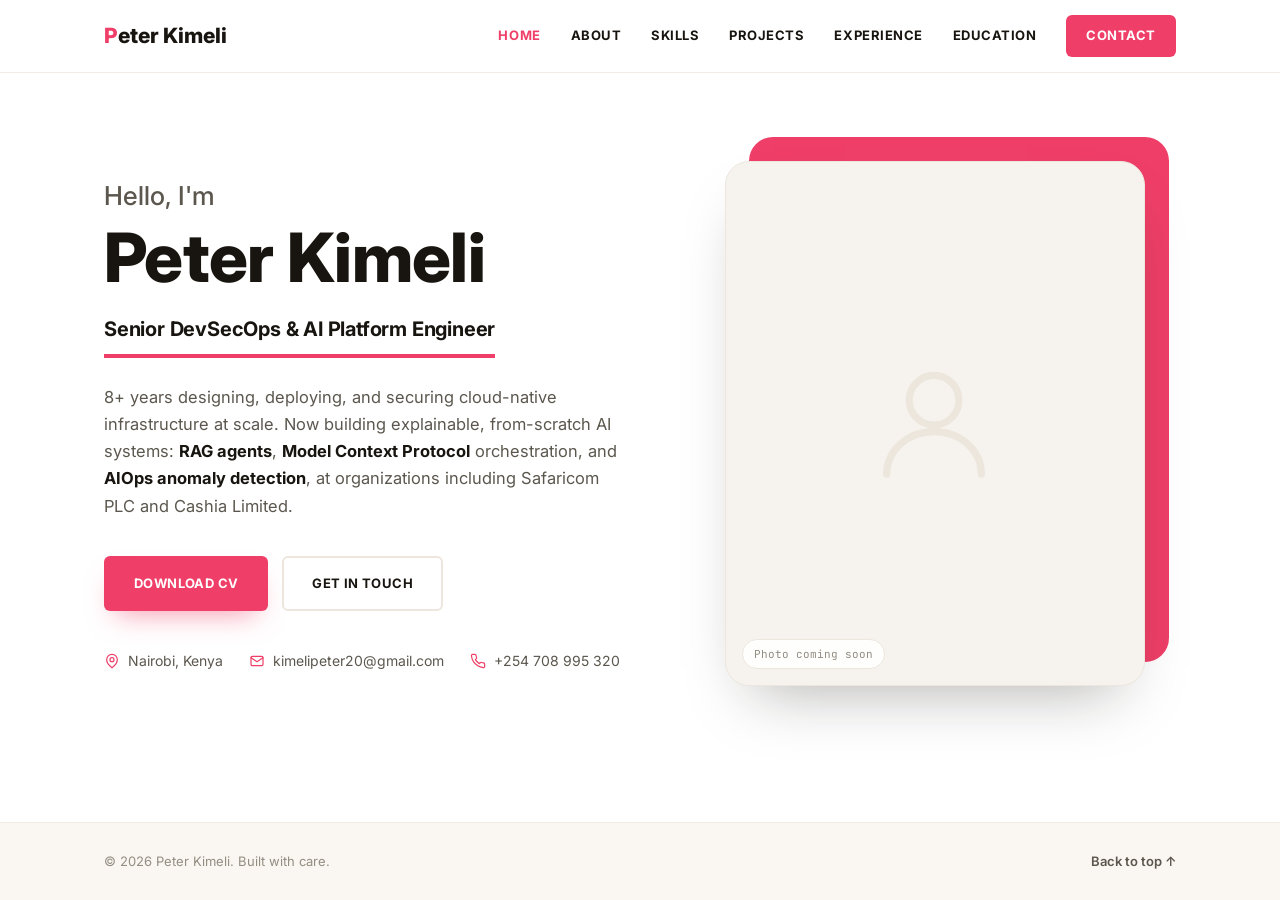
<file: index.html>
<!DOCTYPE html>
<html lang="en">
<head>
<meta charset="UTF-8">
<meta name="viewport" content="width=device-width, initial-scale=1.0">
<title>Peter Kimeli · Senior DevSecOps & AI Platform Engineer</title>
<meta name="description" content="Peter Kimeli · Senior DevSecOps & AI Platform Engineer. Kubernetes, Terraform, observability, and explainable AI/ML systems (RAG, MCP, AIOps) at scale.">
<link rel="icon" href="data:image/svg+xml,<svg xmlns=%22http://www.w3.org/2000/svg%22 viewBox=%220 0 100 100%22><rect width=%22100%22 height=%22100%22 rx=%2222%22 fill=%22%23ffffff%22/><text x=%2250%22 y=%2260%22 font-family=%22Arial,sans-serif%22 font-weight=%22800%22 font-size=%2244%22 fill=%22%23ef3f68%22 text-anchor=%22middle%22>PK</text></svg>">
<link rel="preconnect" href="https://fonts.googleapis.com">
<link rel="preconnect" href="https://fonts.gstatic.com" crossorigin>
<link href="https://fonts.googleapis.com/css2?family=Inter:wght@400;500;600;700;800&family=JetBrains+Mono:wght@400;500;600&display=swap" rel="stylesheet">
<link rel="stylesheet" href="/css/style.css">
</head>
<body>

<a class="skip-link" href="#main">Skip to content</a>
<header class="site-header" id="top">
  <div class="container header-inner">
    <a href="/" class="brand"><span class="brand-name">Peter Kimeli</span></a>
    <nav class="nav" id="nav">
      <a href="/" class="is-active">Home</a>
      <a href="/about/">About</a>
      <a href="/skills/">Skills</a>
      <a href="/projects/">Projects</a>
      <a href="/experience/">Experience</a>
      <a href="/education/">Education</a>
      <a href="/contact/" class="nav-cta">Contact</a>
    </nav>
    <button class="nav-toggle" id="navToggle" aria-label="Toggle navigation" aria-expanded="false">
      <span></span><span></span><span></span>
    </button>
  </div>
</header>

<main id="main">

  <!-- HERO -->
  <section class="hero">
    <div class="container hero-grid">
      <div class="hero-copy">
        <p class="hero-greeting">Hello, I'm</p>
        <h1>Peter Kimeli</h1>
        <h2 class="hero-title">Senior DevSecOps &amp; AI Platform Engineer</h2>
        <p class="hero-desc">8+ years designing, deploying, and securing cloud-native infrastructure at scale. Now building explainable,
          from-scratch AI systems: <span class="hl">RAG agents</span>, <span class="hl">Model Context Protocol</span> orchestration,
          and <span class="hl">AIOps anomaly detection</span>, at organizations including Safaricom PLC and Cashia Limited.</p>
        <div class="hero-actions">
          <a href="/cv.pdf" download="Peter_Kimeli_CV.pdf" class="btn btn-primary">Download CV</a>
          <a href="/contact/" class="btn btn-ghost">Get in touch</a>
        </div>
        <ul class="hero-meta">
          <li>
            <svg class="icon" viewBox="0 0 24 24" fill="none" stroke="currentColor" stroke-width="1.8" stroke-linecap="round" stroke-linejoin="round" aria-hidden="true"><path d="M20 10c0 6-8 12-8 12s-8-6-8-12a8 8 0 0 1 16 0Z"/><circle cx="12" cy="10" r="3"/></svg>
            Nairobi, Kenya
          </li>
          <li>
            <a href="mailto:kimelipeter20@gmail.com">
              <svg class="icon" viewBox="0 0 24 24" fill="none" stroke="currentColor" stroke-width="1.8" stroke-linecap="round" stroke-linejoin="round" aria-hidden="true"><rect x="3" y="5" width="18" height="14" rx="2"/><path d="m3 7 9 6 9-6"/></svg>
              kimelipeter20@gmail.com
            </a>
          </li>
          <li>
            <a href="tel:+254708995320">
              <svg class="icon" viewBox="0 0 24 24" fill="none" stroke="currentColor" stroke-width="1.8" stroke-linecap="round" stroke-linejoin="round" aria-hidden="true"><path d="M22 16.92v3a2 2 0 0 1-2.18 2 19.79 19.79 0 0 1-8.63-3.07 19.5 19.5 0 0 1-6-6 19.79 19.79 0 0 1-3.07-8.67A2 2 0 0 1 4.11 2h3a2 2 0 0 1 2 1.72c.13.96.36 1.9.7 2.81a2 2 0 0 1-.45 2.11L8.09 9.91a16 16 0 0 0 6 6l1.27-1.27a2 2 0 0 1 2.11-.45c.91.34 1.85.57 2.81.7A2 2 0 0 1 22 16.92Z"/></svg>
              +254 708 995 320
            </a>
          </li>
        </ul>
      </div>
      <div class="hero-panel">
        <div class="hero-photo-wrap">
          <!-- Placeholder: replace the .photo-placeholder contents below with
               <img src="headshot.jpg" alt="Peter Kimeli"> once a photo is ready. -->
          <div class="photo-placeholder">
            <svg class="photo-placeholder-icon" viewBox="0 0 24 24" fill="none" stroke="currentColor" stroke-width="1.2" stroke-linecap="round" stroke-linejoin="round" aria-hidden="true"><circle cx="12" cy="8" r="4.2"/><path d="M4 20.5c0-4.1 3.6-7.2 8-7.2s8 3.1 8 7.2"/></svg>
            <span class="photo-placeholder-tag">Photo coming soon</span>
          </div>
        </div>
      </div>
    </div>
  </section>
</main>

<footer class="site-footer">
  <div class="container footer-inner">
    <p>© <span id="year"></span> Peter Kimeli. Built with care.</p>
    <a href="#top" class="back-to-top">Back to top ↑</a>
  </div>
</footer>

<script src="/js/script.js"></script>
</body>
</html>
</file>
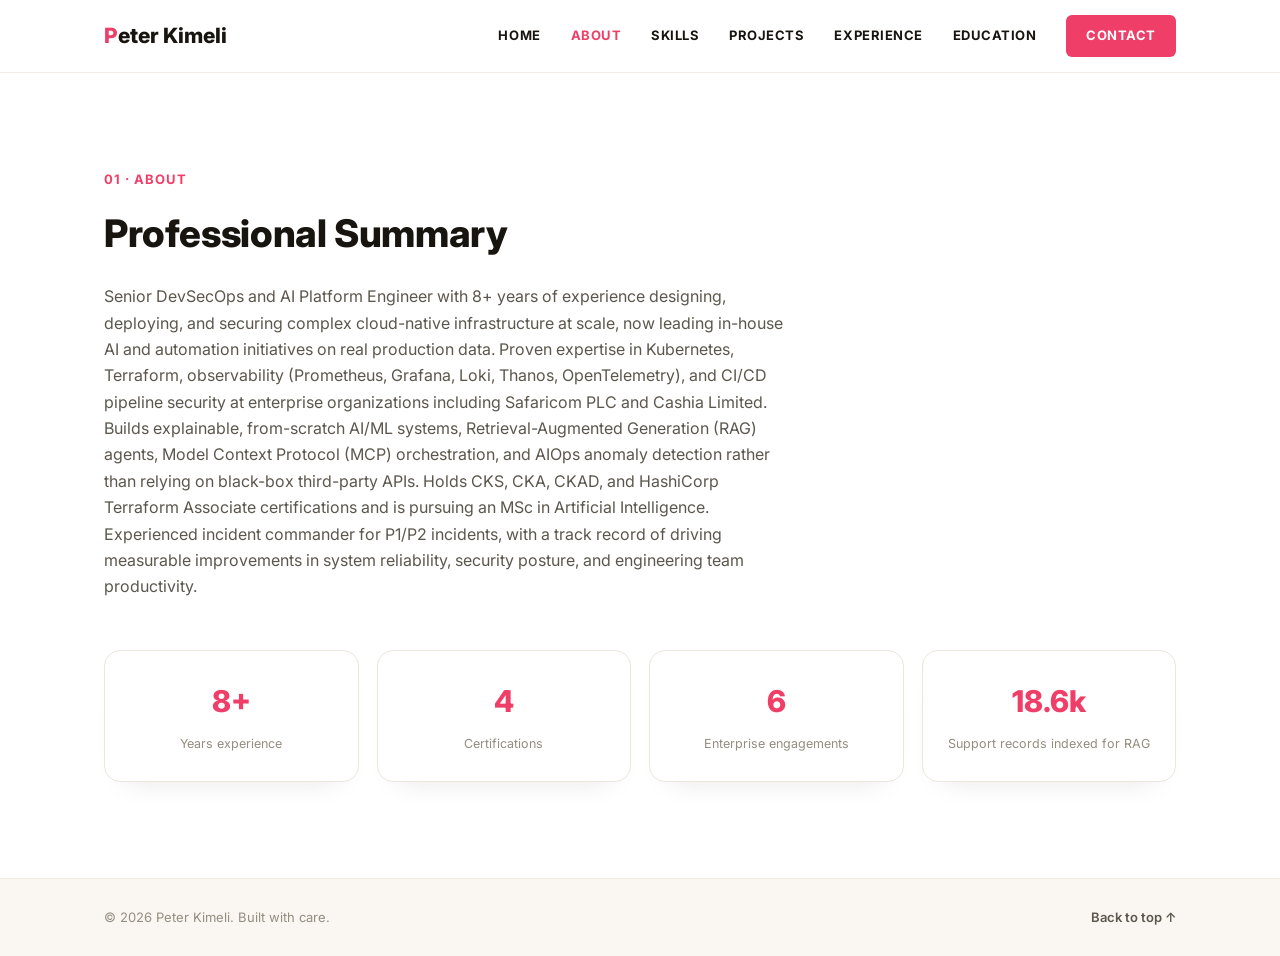
<file: about/index.html>
<!DOCTYPE html>
<html lang="en">
<head>
<meta charset="UTF-8">
<meta name="viewport" content="width=device-width, initial-scale=1.0">
<title>About · Peter Kimeli</title>
<meta name="description" content="Professional summary for Peter Kimeli, Senior DevSecOps & AI Platform Engineer with 8+ years of experience.">
<link rel="icon" href="data:image/svg+xml,<svg xmlns=%22http://www.w3.org/2000/svg%22 viewBox=%220 0 100 100%22><rect width=%22100%22 height=%22100%22 rx=%2222%22 fill=%22%23ffffff%22/><text x=%2250%22 y=%2260%22 font-family=%22Arial,sans-serif%22 font-weight=%22800%22 font-size=%2244%22 fill=%22%23ef3f68%22 text-anchor=%22middle%22>PK</text></svg>">
<link rel="preconnect" href="https://fonts.googleapis.com">
<link rel="preconnect" href="https://fonts.gstatic.com" crossorigin>
<link href="https://fonts.googleapis.com/css2?family=Inter:wght@400;500;600;700;800&family=JetBrains+Mono:wght@400;500;600&display=swap" rel="stylesheet">
<link rel="stylesheet" href="/css/style.css">
</head>
<body>

<a class="skip-link" href="#main">Skip to content</a>
<header class="site-header" id="top">
  <div class="container header-inner">
    <a href="/" class="brand"><span class="brand-name">Peter Kimeli</span></a>
    <nav class="nav" id="nav">
      <a href="/">Home</a>
      <a href="/about/" class="is-active">About</a>
      <a href="/skills/">Skills</a>
      <a href="/projects/">Projects</a>
      <a href="/experience/">Experience</a>
      <a href="/education/">Education</a>
      <a href="/contact/" class="nav-cta">Contact</a>
    </nav>
    <button class="nav-toggle" id="navToggle" aria-label="Toggle navigation" aria-expanded="false">
      <span></span><span></span><span></span>
    </button>
  </div>
</header>

<main id="main">

  <!-- ABOUT -->
  <section id="about" class="section page-section">
    <div class="container">
      <p class="section-label">01 · About</p>
      <h2 class="section-title">Professional Summary</h2>
      <p class="section-lead">
        Senior DevSecOps and AI Platform Engineer with 8+ years of experience designing, deploying, and securing complex
        cloud-native infrastructure at scale, now leading in-house AI and automation initiatives on real production data.
        Proven expertise in Kubernetes, Terraform, observability (Prometheus, Grafana, Loki, Thanos, OpenTelemetry), and
        CI/CD pipeline security at enterprise organizations including Safaricom PLC and Cashia Limited. Builds explainable,
        from-scratch AI/ML systems, Retrieval-Augmented Generation (RAG) agents, Model Context Protocol (MCP) orchestration,
        and AIOps anomaly detection rather than relying on black-box third-party APIs. Holds CKS, CKA, CKAD, and HashiCorp
        Terraform Associate certifications and is pursuing an MSc in Artificial Intelligence. Experienced incident commander
        for P1/P2 incidents, with a track record of driving measurable improvements in system reliability, security posture,
        and engineering team productivity.
      </p>
      <div class="stat-row">
        <div class="stat"><span class="stat-num">8+</span><span class="stat-label">Years experience</span></div>
        <div class="stat"><span class="stat-num">4</span><span class="stat-label">Certifications</span></div>
        <div class="stat"><span class="stat-num">6</span><span class="stat-label">Enterprise engagements</span></div>
        <div class="stat"><span class="stat-num">18.6k</span><span class="stat-label">Support records indexed for RAG</span></div>
      </div>
    </div>
  </section>
</main>

<footer class="site-footer">
  <div class="container footer-inner">
    <p>© <span id="year"></span> Peter Kimeli. Built with care.</p>
    <a href="#top" class="back-to-top">Back to top ↑</a>
  </div>
</footer>

<script src="/js/script.js"></script>
</body>
</html>
</file>
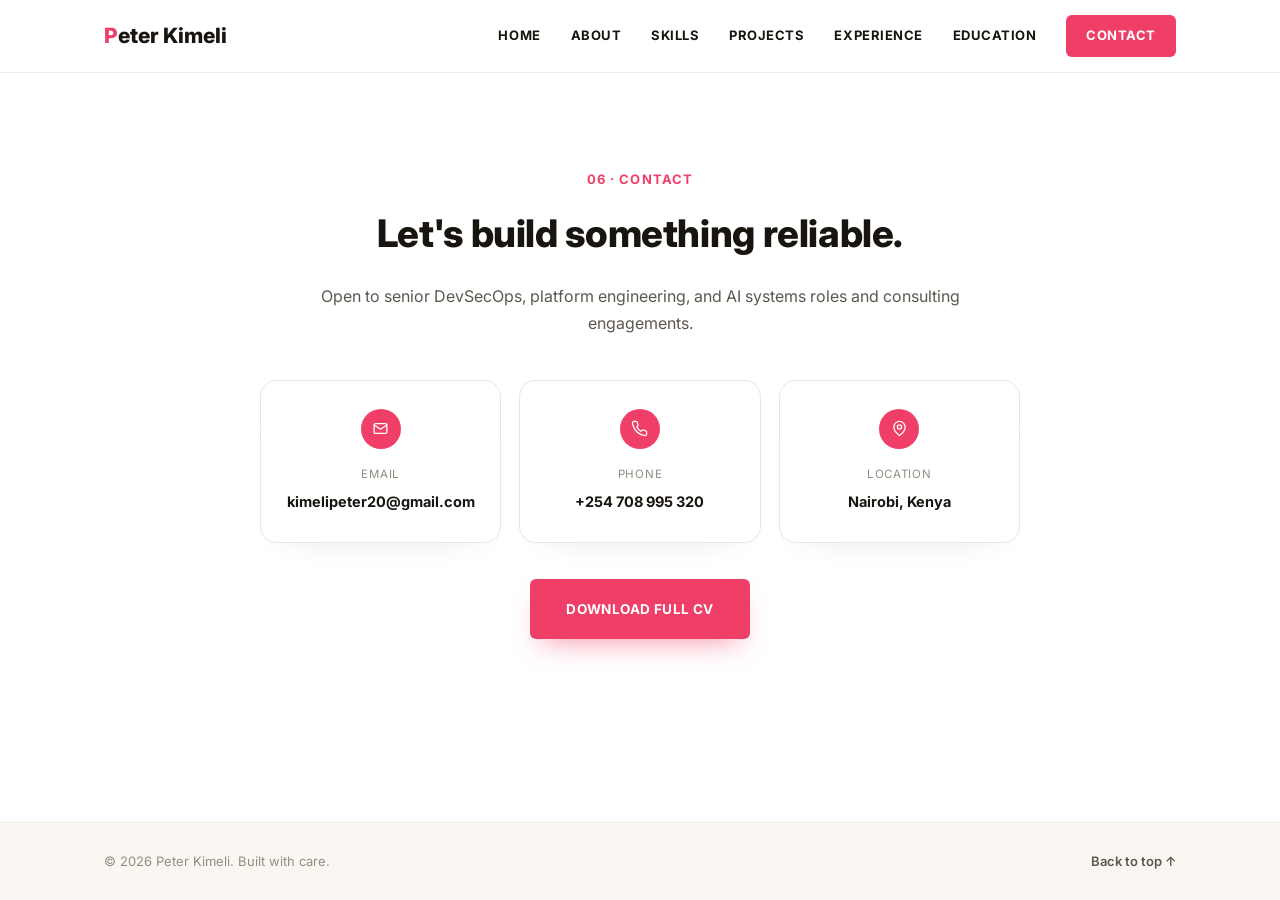
<file: contact/index.html>
<!DOCTYPE html>
<html lang="en">
<head>
<meta charset="UTF-8">
<meta name="viewport" content="width=device-width, initial-scale=1.0">
<title>Contact · Peter Kimeli</title>
<meta name="description" content="Get in touch with Peter Kimeli for senior DevSecOps, platform engineering, and AI systems roles and consulting engagements.">
<link rel="icon" href="data:image/svg+xml,<svg xmlns=%22http://www.w3.org/2000/svg%22 viewBox=%220 0 100 100%22><rect width=%22100%22 height=%22100%22 rx=%2222%22 fill=%22%23ffffff%22/><text x=%2250%22 y=%2260%22 font-family=%22Arial,sans-serif%22 font-weight=%22800%22 font-size=%2244%22 fill=%22%23ef3f68%22 text-anchor=%22middle%22>PK</text></svg>">
<link rel="preconnect" href="https://fonts.googleapis.com">
<link rel="preconnect" href="https://fonts.gstatic.com" crossorigin>
<link href="https://fonts.googleapis.com/css2?family=Inter:wght@400;500;600;700;800&family=JetBrains+Mono:wght@400;500;600&display=swap" rel="stylesheet">
<link rel="stylesheet" href="/css/style.css">
</head>
<body>

<a class="skip-link" href="#main">Skip to content</a>
<header class="site-header" id="top">
  <div class="container header-inner">
    <a href="/" class="brand"><span class="brand-name">Peter Kimeli</span></a>
    <nav class="nav" id="nav">
      <a href="/">Home</a>
      <a href="/about/">About</a>
      <a href="/skills/">Skills</a>
      <a href="/projects/">Projects</a>
      <a href="/experience/">Experience</a>
      <a href="/education/">Education</a>
      <a href="/contact/" class="nav-cta is-active">Contact</a>
    </nav>
    <button class="nav-toggle" id="navToggle" aria-label="Toggle navigation" aria-expanded="false">
      <span></span><span></span><span></span>
    </button>
  </div>
</header>

<main id="main">

  <!-- CONTACT -->
  <section id="contact" class="section page-section section-contact">
    <div class="container contact-inner">
      <p class="section-label">06 · Contact</p>
      <h2 class="section-title">Let's build something reliable.</h2>
      <p class="section-lead">Open to senior DevSecOps, platform engineering, and AI systems roles and consulting engagements.</p>
      <div class="contact-cards">
        <a class="contact-card" href="mailto:kimelipeter20@gmail.com">
          <span class="contact-icon"><svg class="icon" viewBox="0 0 24 24" fill="none" stroke="currentColor" stroke-width="1.8" stroke-linecap="round" stroke-linejoin="round" aria-hidden="true"><rect x="3" y="5" width="18" height="14" rx="2"/><path d="m3 7 9 6 9-6"/></svg></span>
          <span class="contact-label">Email</span>
          <span class="contact-value">kimelipeter20@gmail.com</span>
        </a>
        <a class="contact-card" href="tel:+254708995320">
          <span class="contact-icon"><svg class="icon" viewBox="0 0 24 24" fill="none" stroke="currentColor" stroke-width="1.8" stroke-linecap="round" stroke-linejoin="round" aria-hidden="true"><path d="M22 16.92v3a2 2 0 0 1-2.18 2 19.79 19.79 0 0 1-8.63-3.07 19.5 19.5 0 0 1-6-6 19.79 19.79 0 0 1-3.07-8.67A2 2 0 0 1 4.11 2h3a2 2 0 0 1 2 1.72c.13.96.36 1.9.7 2.81a2 2 0 0 1-.45 2.11L8.09 9.91a16 16 0 0 0 6 6l1.27-1.27a2 2 0 0 1 2.11-.45c.91.34 1.85.57 2.81.7A2 2 0 0 1 22 16.92Z"/></svg></span>
          <span class="contact-label">Phone</span>
          <span class="contact-value">+254 708 995 320</span>
        </a>
        <div class="contact-card contact-card-static">
          <span class="contact-icon"><svg class="icon" viewBox="0 0 24 24" fill="none" stroke="currentColor" stroke-width="1.8" stroke-linecap="round" stroke-linejoin="round" aria-hidden="true"><path d="M20 10c0 6-8 12-8 12s-8-6-8-12a8 8 0 0 1 16 0Z"/><circle cx="12" cy="10" r="3"/></svg></span>
          <span class="contact-label">Location</span>
          <span class="contact-value">Nairobi, Kenya</span>
        </div>
      </div>
      <a href="/cv.pdf" download="Peter_Kimeli_CV.pdf" class="btn btn-primary btn-lg">Download Full CV</a>
    </div>
  </section>
</main>

<footer class="site-footer">
  <div class="container footer-inner">
    <p>© <span id="year"></span> Peter Kimeli. Built with care.</p>
    <a href="#top" class="back-to-top">Back to top ↑</a>
  </div>
</footer>

<script src="/js/script.js"></script>
</body>
</html>
</file>
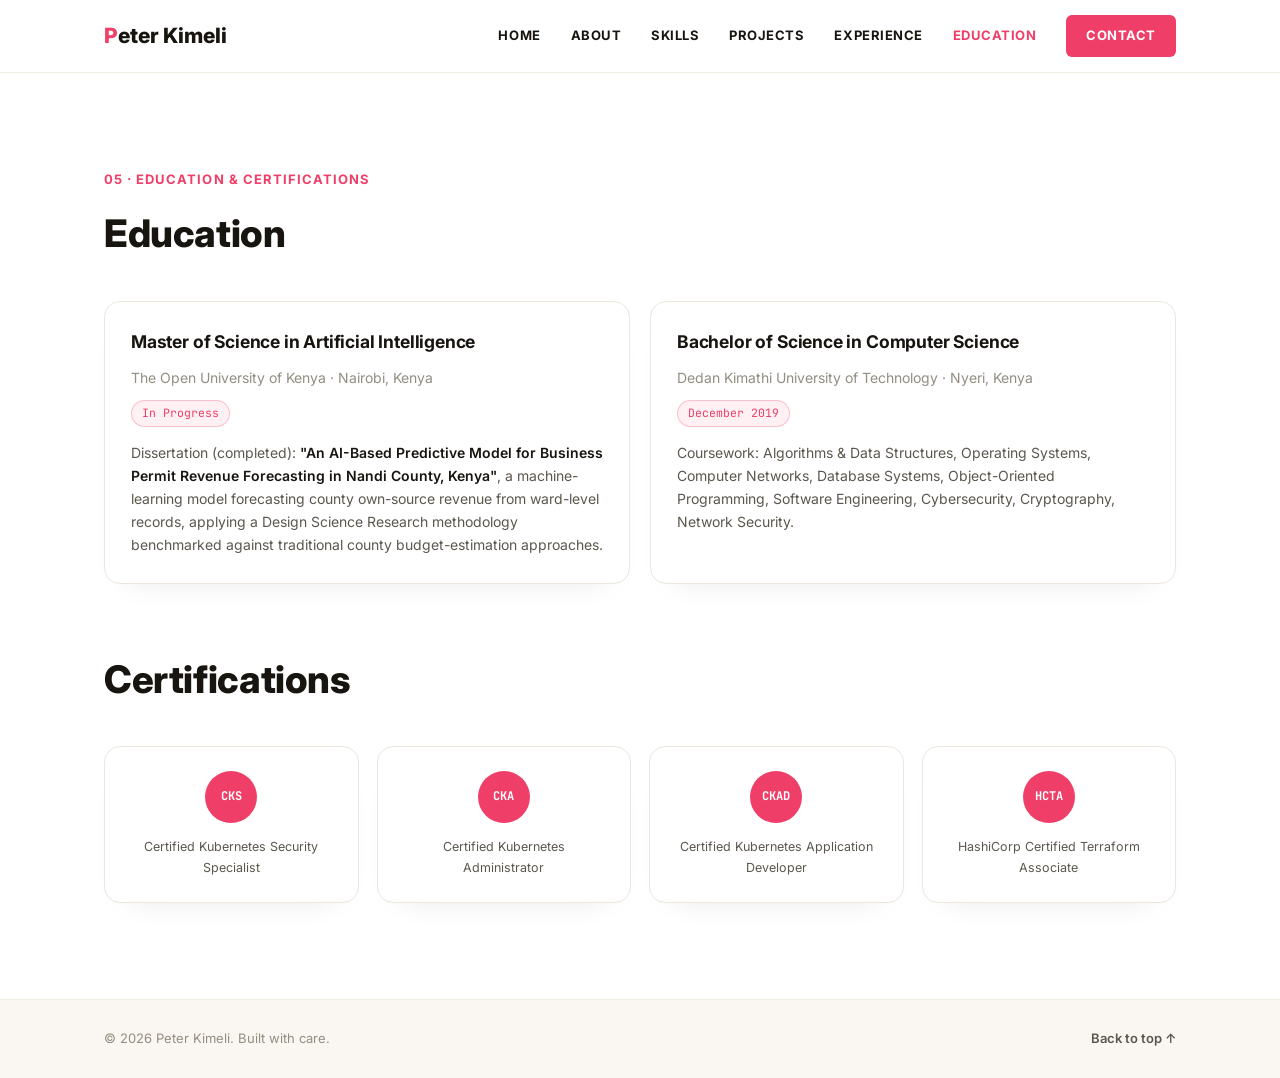
<file: education/index.html>
<!DOCTYPE html>
<html lang="en">
<head>
<meta charset="UTF-8">
<meta name="viewport" content="width=device-width, initial-scale=1.0">
<title>Education & Certifications · Peter Kimeli</title>
<meta name="description" content="Education and certifications: MSc Artificial Intelligence, BSc Computer Science, CKS, CKA, CKAD, HashiCorp Terraform Associate.">
<link rel="icon" href="data:image/svg+xml,<svg xmlns=%22http://www.w3.org/2000/svg%22 viewBox=%220 0 100 100%22><rect width=%22100%22 height=%22100%22 rx=%2222%22 fill=%22%23ffffff%22/><text x=%2250%22 y=%2260%22 font-family=%22Arial,sans-serif%22 font-weight=%22800%22 font-size=%2244%22 fill=%22%23ef3f68%22 text-anchor=%22middle%22>PK</text></svg>">
<link rel="preconnect" href="https://fonts.googleapis.com">
<link rel="preconnect" href="https://fonts.gstatic.com" crossorigin>
<link href="https://fonts.googleapis.com/css2?family=Inter:wght@400;500;600;700;800&family=JetBrains+Mono:wght@400;500;600&display=swap" rel="stylesheet">
<link rel="stylesheet" href="/css/style.css">
</head>
<body>

<a class="skip-link" href="#main">Skip to content</a>
<header class="site-header" id="top">
  <div class="container header-inner">
    <a href="/" class="brand"><span class="brand-name">Peter Kimeli</span></a>
    <nav class="nav" id="nav">
      <a href="/">Home</a>
      <a href="/about/">About</a>
      <a href="/skills/">Skills</a>
      <a href="/projects/">Projects</a>
      <a href="/experience/">Experience</a>
      <a href="/education/" class="is-active">Education</a>
      <a href="/contact/" class="nav-cta">Contact</a>
    </nav>
    <button class="nav-toggle" id="navToggle" aria-label="Toggle navigation" aria-expanded="false">
      <span></span><span></span><span></span>
    </button>
  </div>
</header>

<main id="main">

  <!-- EDUCATION & CERTS -->
  <section id="education" class="section page-section">
    <div class="container">
      <p class="section-label">05 · Education &amp; Certifications</p>
      <h2 class="section-title">Education</h2>

      <div class="edu-grid">
        <div class="edu-card">
          <h3>Master of Science in Artificial Intelligence</h3>
          <p class="edu-org">The Open University of Kenya · Nairobi, Kenya</p>
          <p class="edu-status">In Progress</p>
          <p class="edu-desc">Dissertation (completed): <em>"An AI-Based Predictive Model for Business Permit Revenue
             Forecasting in Nandi County, Kenya"</em>, a machine-learning model forecasting county own-source revenue
             from ward-level records, applying a Design Science Research methodology benchmarked against traditional
             county budget-estimation approaches.</p>
        </div>
        <div class="edu-card">
          <h3>Bachelor of Science in Computer Science</h3>
          <p class="edu-org">Dedan Kimathi University of Technology · Nyeri, Kenya</p>
          <p class="edu-status">December 2019</p>
          <p class="edu-desc">Coursework: Algorithms &amp; Data Structures, Operating Systems, Computer Networks,
             Database Systems, Object-Oriented Programming, Software Engineering, Cybersecurity, Cryptography, Network Security.</p>
        </div>
      </div>

      <h2 class="section-title certs-title">Certifications</h2>
      <div class="cert-grid">
        <div class="cert-card"><span class="cert-badge">CKS</span><p>Certified Kubernetes Security Specialist</p></div>
        <div class="cert-card"><span class="cert-badge">CKA</span><p>Certified Kubernetes Administrator</p></div>
        <div class="cert-card"><span class="cert-badge">CKAD</span><p>Certified Kubernetes Application Developer</p></div>
        <div class="cert-card"><span class="cert-badge">HCTA</span><p>HashiCorp Certified Terraform Associate</p></div>
      </div>
    </div>
  </section>
</main>

<footer class="site-footer">
  <div class="container footer-inner">
    <p>© <span id="year"></span> Peter Kimeli. Built with care.</p>
    <a href="#top" class="back-to-top">Back to top ↑</a>
  </div>
</footer>

<script src="/js/script.js"></script>
</body>
</html>
</file>
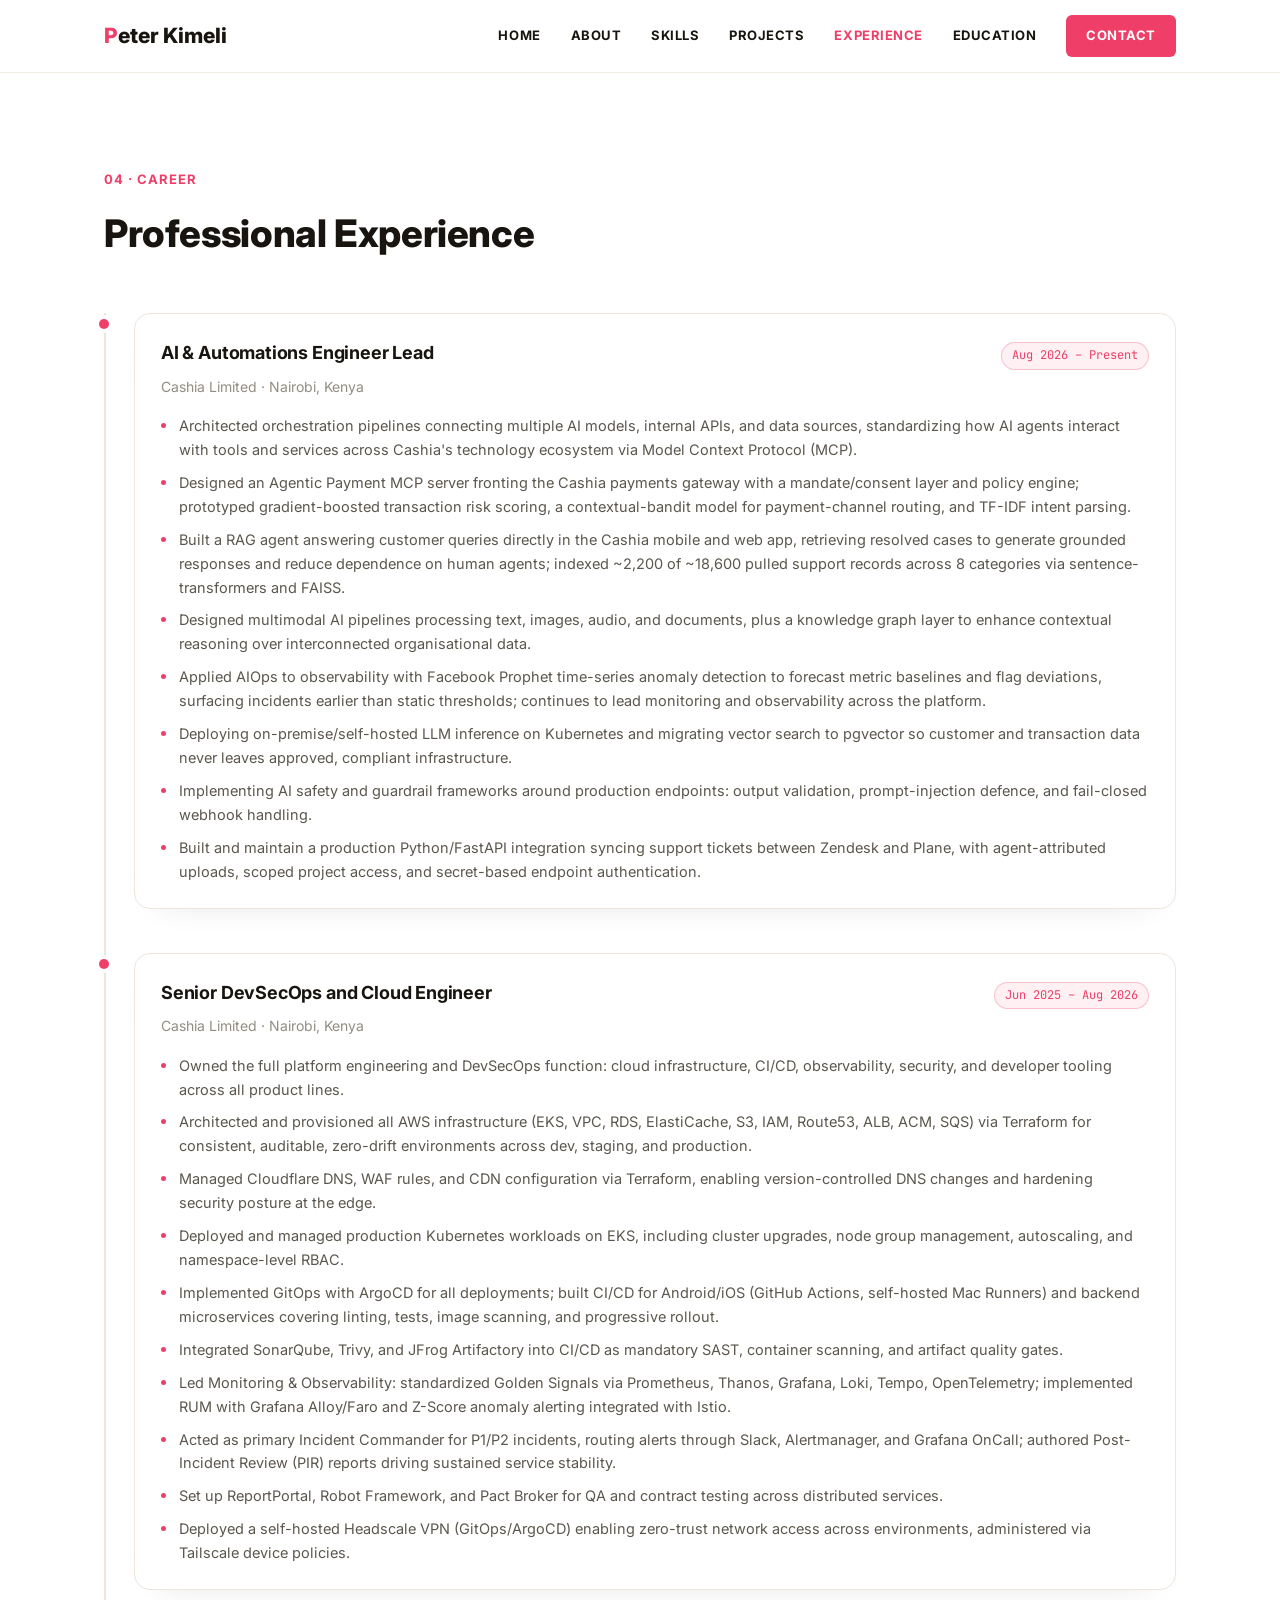
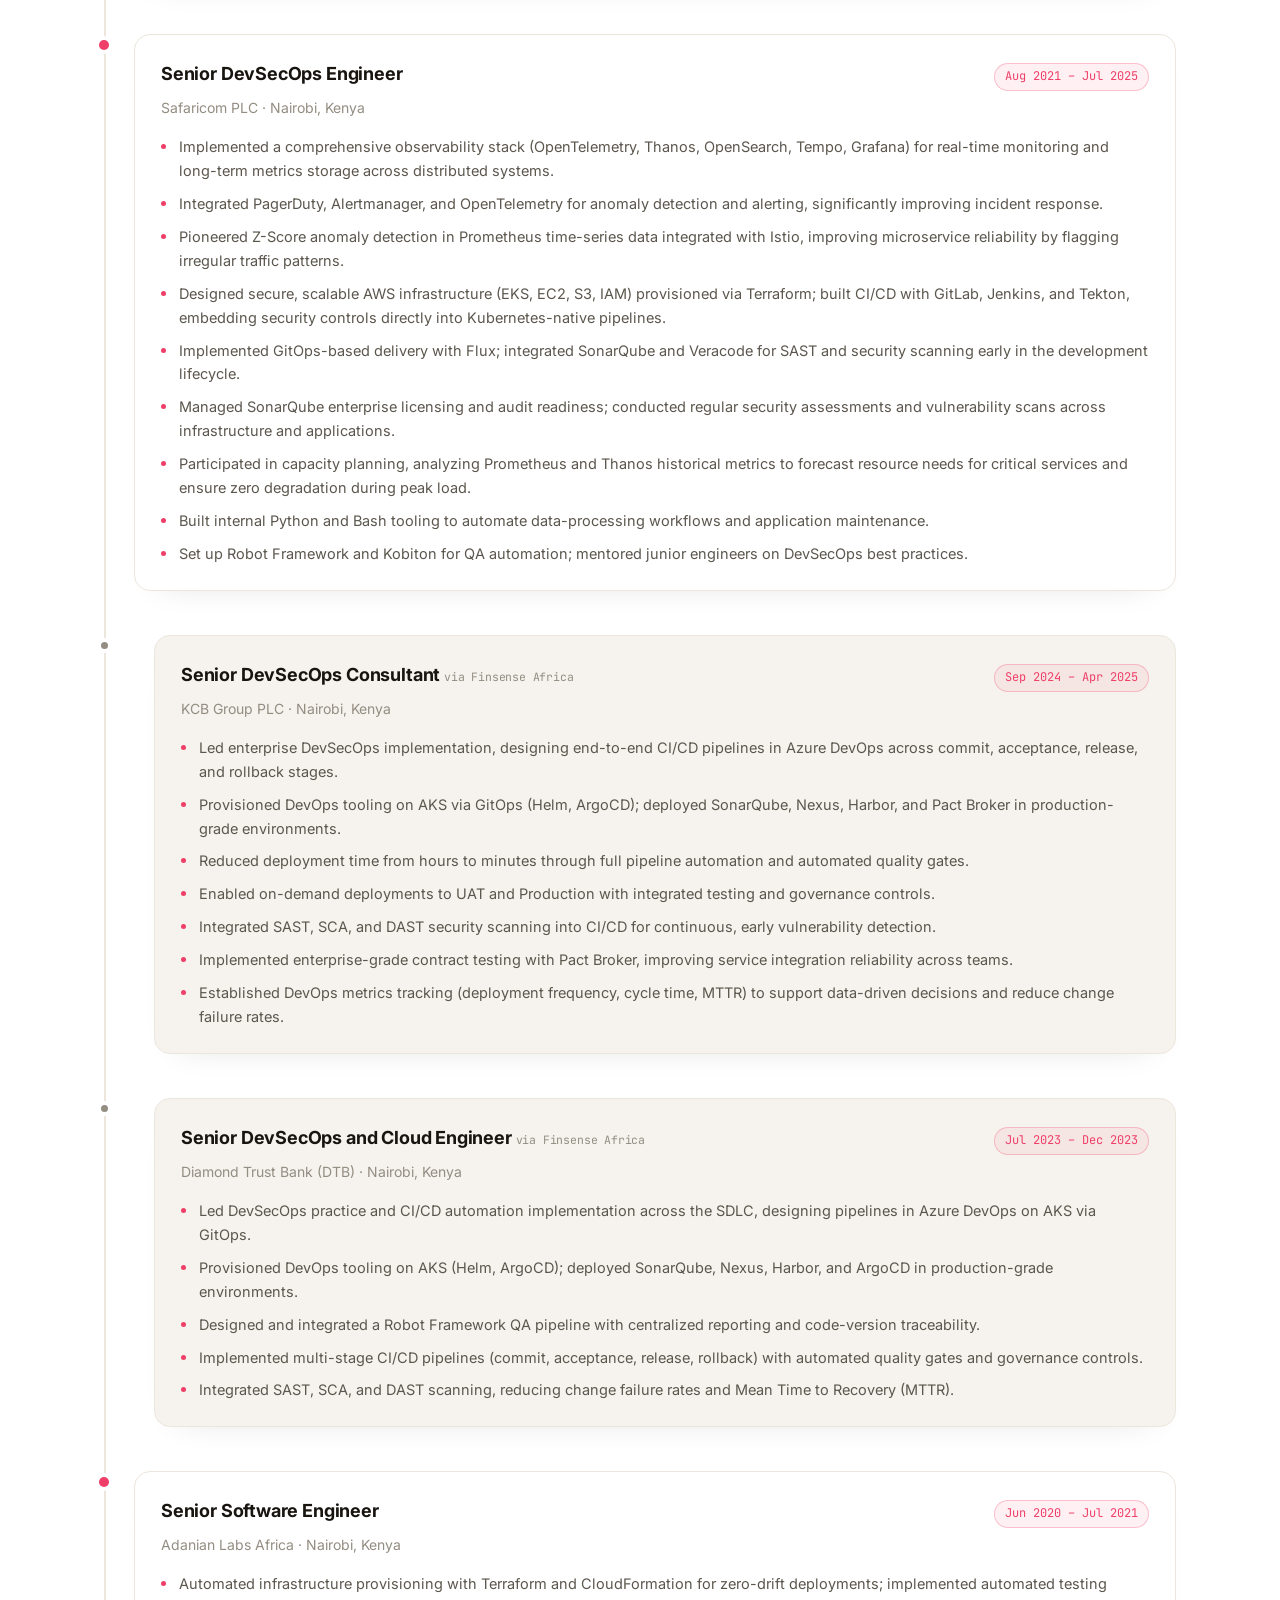
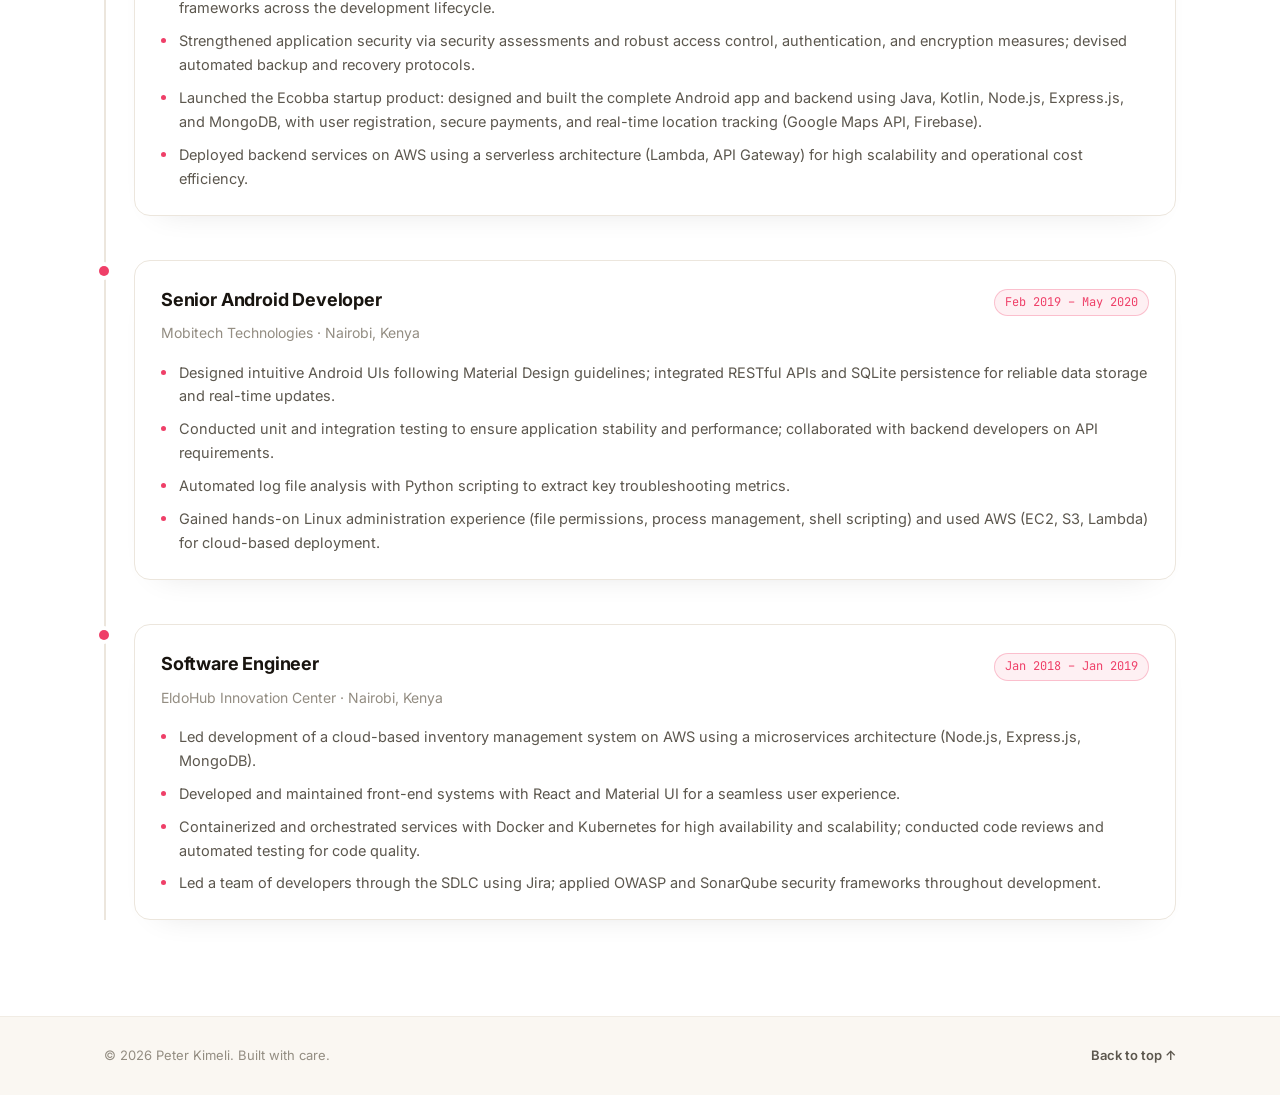
<file: experience/index.html>
<!DOCTYPE html>
<html lang="en">
<head>
<meta charset="UTF-8">
<meta name="viewport" content="width=device-width, initial-scale=1.0">
<title>Experience · Peter Kimeli</title>
<meta name="description" content="Professional experience across Cashia Limited, Safaricom PLC, KCB Group, Diamond Trust Bank, and more.">
<link rel="icon" href="data:image/svg+xml,<svg xmlns=%22http://www.w3.org/2000/svg%22 viewBox=%220 0 100 100%22><rect width=%22100%22 height=%22100%22 rx=%2222%22 fill=%22%23ffffff%22/><text x=%2250%22 y=%2260%22 font-family=%22Arial,sans-serif%22 font-weight=%22800%22 font-size=%2244%22 fill=%22%23ef3f68%22 text-anchor=%22middle%22>PK</text></svg>">
<link rel="preconnect" href="https://fonts.googleapis.com">
<link rel="preconnect" href="https://fonts.gstatic.com" crossorigin>
<link href="https://fonts.googleapis.com/css2?family=Inter:wght@400;500;600;700;800&family=JetBrains+Mono:wght@400;500;600&display=swap" rel="stylesheet">
<link rel="stylesheet" href="/css/style.css">
</head>
<body>

<a class="skip-link" href="#main">Skip to content</a>
<header class="site-header" id="top">
  <div class="container header-inner">
    <a href="/" class="brand"><span class="brand-name">Peter Kimeli</span></a>
    <nav class="nav" id="nav">
      <a href="/">Home</a>
      <a href="/about/">About</a>
      <a href="/skills/">Skills</a>
      <a href="/projects/">Projects</a>
      <a href="/experience/" class="is-active">Experience</a>
      <a href="/education/">Education</a>
      <a href="/contact/" class="nav-cta">Contact</a>
    </nav>
    <button class="nav-toggle" id="navToggle" aria-label="Toggle navigation" aria-expanded="false">
      <span></span><span></span><span></span>
    </button>
  </div>
</header>

<main id="main">

  <!-- EXPERIENCE -->
  <section id="experience" class="section page-section">
    <div class="container">
      <p class="section-label">04 · Career</p>
      <h2 class="section-title">Professional Experience</h2>

      <div class="timeline">

        <article class="timeline-item">
          <div class="timeline-dot"></div>
          <div class="timeline-content">
            <div class="timeline-head">
              <h3>AI &amp; Automations Engineer Lead</h3>
              <span class="timeline-date">Aug 2026 – Present</span>
            </div>
            <p class="timeline-org">Cashia Limited · Nairobi, Kenya</p>
            <ul>
              <li>Architected orchestration pipelines connecting multiple AI models, internal APIs, and data sources, standardizing how AI agents interact with tools and services across Cashia's technology ecosystem via Model Context Protocol (MCP).</li>
              <li>Designed an Agentic Payment MCP server fronting the Cashia payments gateway with a mandate/consent layer and policy engine; prototyped gradient-boosted transaction risk scoring, a contextual-bandit model for payment-channel routing, and TF-IDF intent parsing.</li>
              <li>Built a RAG agent answering customer queries directly in the Cashia mobile and web app, retrieving resolved cases to generate grounded responses and reduce dependence on human agents; indexed ~2,200 of ~18,600 pulled support records across 8 categories via sentence-transformers and FAISS.</li>
              <li>Designed multimodal AI pipelines processing text, images, audio, and documents, plus a knowledge graph layer to enhance contextual reasoning over interconnected organisational data.</li>
              <li>Applied AIOps to observability with Facebook Prophet time-series anomaly detection to forecast metric baselines and flag deviations, surfacing incidents earlier than static thresholds; continues to lead monitoring and observability across the platform.</li>
              <li>Deploying on-premise/self-hosted LLM inference on Kubernetes and migrating vector search to pgvector so customer and transaction data never leaves approved, compliant infrastructure.</li>
              <li>Implementing AI safety and guardrail frameworks around production endpoints: output validation, prompt-injection defence, and fail-closed webhook handling.</li>
              <li>Built and maintain a production Python/FastAPI integration syncing support tickets between Zendesk and Plane, with agent-attributed uploads, scoped project access, and secret-based endpoint authentication.</li>
            </ul>
          </div>
        </article>

        <article class="timeline-item">
          <div class="timeline-dot"></div>
          <div class="timeline-content">
            <div class="timeline-head">
              <h3>Senior DevSecOps and Cloud Engineer</h3>
              <span class="timeline-date">Jun 2025 – Aug 2026</span>
            </div>
            <p class="timeline-org">Cashia Limited · Nairobi, Kenya</p>
            <ul>
              <li>Owned the full platform engineering and DevSecOps function: cloud infrastructure, CI/CD, observability, security, and developer tooling across all product lines.</li>
              <li>Architected and provisioned all AWS infrastructure (EKS, VPC, RDS, ElastiCache, S3, IAM, Route53, ALB, ACM, SQS) via Terraform for consistent, auditable, zero-drift environments across dev, staging, and production.</li>
              <li>Managed Cloudflare DNS, WAF rules, and CDN configuration via Terraform, enabling version-controlled DNS changes and hardening security posture at the edge.</li>
              <li>Deployed and managed production Kubernetes workloads on EKS, including cluster upgrades, node group management, autoscaling, and namespace-level RBAC.</li>
              <li>Implemented GitOps with ArgoCD for all deployments; built CI/CD for Android/iOS (GitHub Actions, self-hosted Mac Runners) and backend microservices covering linting, tests, image scanning, and progressive rollout.</li>
              <li>Integrated SonarQube, Trivy, and JFrog Artifactory into CI/CD as mandatory SAST, container scanning, and artifact quality gates.</li>
              <li>Led Monitoring &amp; Observability: standardized Golden Signals via Prometheus, Thanos, Grafana, Loki, Tempo, OpenTelemetry; implemented RUM with Grafana Alloy/Faro and Z-Score anomaly alerting integrated with Istio.</li>
              <li>Acted as primary Incident Commander for P1/P2 incidents, routing alerts through Slack, Alertmanager, and Grafana OnCall; authored Post-Incident Review (PIR) reports driving sustained service stability.</li>
              <li>Set up ReportPortal, Robot Framework, and Pact Broker for QA and contract testing across distributed services.</li>
              <li>Deployed a self-hosted Headscale VPN (GitOps/ArgoCD) enabling zero-trust network access across environments, administered via Tailscale device policies.</li>
            </ul>
          </div>
        </article>

        <article class="timeline-item">
          <div class="timeline-dot"></div>
          <div class="timeline-content">
            <div class="timeline-head">
              <h3>Senior DevSecOps Engineer</h3>
              <span class="timeline-date">Aug 2021 – Jul 2025</span>
            </div>
            <p class="timeline-org">Safaricom PLC · Nairobi, Kenya</p>
            <ul>
              <li>Implemented a comprehensive observability stack (OpenTelemetry, Thanos, OpenSearch, Tempo, Grafana) for real-time monitoring and long-term metrics storage across distributed systems.</li>
              <li>Integrated PagerDuty, Alertmanager, and OpenTelemetry for anomaly detection and alerting, significantly improving incident response.</li>
              <li>Pioneered Z-Score anomaly detection in Prometheus time-series data integrated with Istio, improving microservice reliability by flagging irregular traffic patterns.</li>
              <li>Designed secure, scalable AWS infrastructure (EKS, EC2, S3, IAM) provisioned via Terraform; built CI/CD with GitLab, Jenkins, and Tekton, embedding security controls directly into Kubernetes-native pipelines.</li>
              <li>Implemented GitOps-based delivery with Flux; integrated SonarQube and Veracode for SAST and security scanning early in the development lifecycle.</li>
              <li>Managed SonarQube enterprise licensing and audit readiness; conducted regular security assessments and vulnerability scans across infrastructure and applications.</li>
              <li>Participated in capacity planning, analyzing Prometheus and Thanos historical metrics to forecast resource needs for critical services and ensure zero degradation during peak load.</li>
              <li>Built internal Python and Bash tooling to automate data-processing workflows and application maintenance.</li>
              <li>Set up Robot Framework and Kobiton for QA automation; mentored junior engineers on DevSecOps best practices.</li>
            </ul>
          </div>
        </article>

        <article class="timeline-item timeline-item-sub">
          <div class="timeline-dot timeline-dot-sub"></div>
          <div class="timeline-content">
            <div class="timeline-head">
              <h3>Senior DevSecOps Consultant <span class="via">via Finsense Africa</span></h3>
              <span class="timeline-date">Sep 2024 – Apr 2025</span>
            </div>
            <p class="timeline-org">KCB Group PLC · Nairobi, Kenya</p>
            <ul>
              <li>Led enterprise DevSecOps implementation, designing end-to-end CI/CD pipelines in Azure DevOps across commit, acceptance, release, and rollback stages.</li>
              <li>Provisioned DevOps tooling on AKS via GitOps (Helm, ArgoCD); deployed SonarQube, Nexus, Harbor, and Pact Broker in production-grade environments.</li>
              <li>Reduced deployment time from hours to minutes through full pipeline automation and automated quality gates.</li>
              <li>Enabled on-demand deployments to UAT and Production with integrated testing and governance controls.</li>
              <li>Integrated SAST, SCA, and DAST security scanning into CI/CD for continuous, early vulnerability detection.</li>
              <li>Implemented enterprise-grade contract testing with Pact Broker, improving service integration reliability across teams.</li>
              <li>Established DevOps metrics tracking (deployment frequency, cycle time, MTTR) to support data-driven decisions and reduce change failure rates.</li>
            </ul>
          </div>
        </article>

        <article class="timeline-item timeline-item-sub">
          <div class="timeline-dot timeline-dot-sub"></div>
          <div class="timeline-content">
            <div class="timeline-head">
              <h3>Senior DevSecOps and Cloud Engineer <span class="via">via Finsense Africa</span></h3>
              <span class="timeline-date">Jul 2023 – Dec 2023</span>
            </div>
            <p class="timeline-org">Diamond Trust Bank (DTB) · Nairobi, Kenya</p>
            <ul>
              <li>Led DevSecOps practice and CI/CD automation implementation across the SDLC, designing pipelines in Azure DevOps on AKS via GitOps.</li>
              <li>Provisioned DevOps tooling on AKS (Helm, ArgoCD); deployed SonarQube, Nexus, Harbor, and ArgoCD in production-grade environments.</li>
              <li>Designed and integrated a Robot Framework QA pipeline with centralized reporting and code-version traceability.</li>
              <li>Implemented multi-stage CI/CD pipelines (commit, acceptance, release, rollback) with automated quality gates and governance controls.</li>
              <li>Integrated SAST, SCA, and DAST scanning, reducing change failure rates and Mean Time to Recovery (MTTR).</li>
            </ul>
          </div>
        </article>

        <article class="timeline-item">
          <div class="timeline-dot"></div>
          <div class="timeline-content">
            <div class="timeline-head">
              <h3>Senior Software Engineer</h3>
              <span class="timeline-date">Jun 2020 – Jul 2021</span>
            </div>
            <p class="timeline-org">Adanian Labs Africa · Nairobi, Kenya</p>
            <ul>
              <li>Automated infrastructure provisioning with Terraform and CloudFormation for zero-drift deployments; implemented automated testing frameworks across the development lifecycle.</li>
              <li>Strengthened application security via security assessments and robust access control, authentication, and encryption measures; devised automated backup and recovery protocols.</li>
              <li>Launched the Ecobba startup product: designed and built the complete Android app and backend using Java, Kotlin, Node.js, Express.js, and MongoDB, with user registration, secure payments, and real-time location tracking (Google Maps API, Firebase).</li>
              <li>Deployed backend services on AWS using a serverless architecture (Lambda, API Gateway) for high scalability and operational cost efficiency.</li>
            </ul>
          </div>
        </article>

        <article class="timeline-item">
          <div class="timeline-dot"></div>
          <div class="timeline-content">
            <div class="timeline-head">
              <h3>Senior Android Developer</h3>
              <span class="timeline-date">Feb 2019 – May 2020</span>
            </div>
            <p class="timeline-org">Mobitech Technologies · Nairobi, Kenya</p>
            <ul>
              <li>Designed intuitive Android UIs following Material Design guidelines; integrated RESTful APIs and SQLite persistence for reliable data storage and real-time updates.</li>
              <li>Conducted unit and integration testing to ensure application stability and performance; collaborated with backend developers on API requirements.</li>
              <li>Automated log file analysis with Python scripting to extract key troubleshooting metrics.</li>
              <li>Gained hands-on Linux administration experience (file permissions, process management, shell scripting) and used AWS (EC2, S3, Lambda) for cloud-based deployment.</li>
            </ul>
          </div>
        </article>

        <article class="timeline-item">
          <div class="timeline-dot"></div>
          <div class="timeline-content">
            <div class="timeline-head">
              <h3>Software Engineer</h3>
              <span class="timeline-date">Jan 2018 – Jan 2019</span>
            </div>
            <p class="timeline-org">EldoHub Innovation Center · Nairobi, Kenya</p>
            <ul>
              <li>Led development of a cloud-based inventory management system on AWS using a microservices architecture (Node.js, Express.js, MongoDB).</li>
              <li>Developed and maintained front-end systems with React and Material UI for a seamless user experience.</li>
              <li>Containerized and orchestrated services with Docker and Kubernetes for high availability and scalability; conducted code reviews and automated testing for code quality.</li>
              <li>Led a team of developers through the SDLC using Jira; applied OWASP and SonarQube security frameworks throughout development.</li>
            </ul>
          </div>
        </article>

      </div>
    </div>
  </section>
</main>

<footer class="site-footer">
  <div class="container footer-inner">
    <p>© <span id="year"></span> Peter Kimeli. Built with care.</p>
    <a href="#top" class="back-to-top">Back to top ↑</a>
  </div>
</footer>

<script src="/js/script.js"></script>
</body>
</html>
</file>
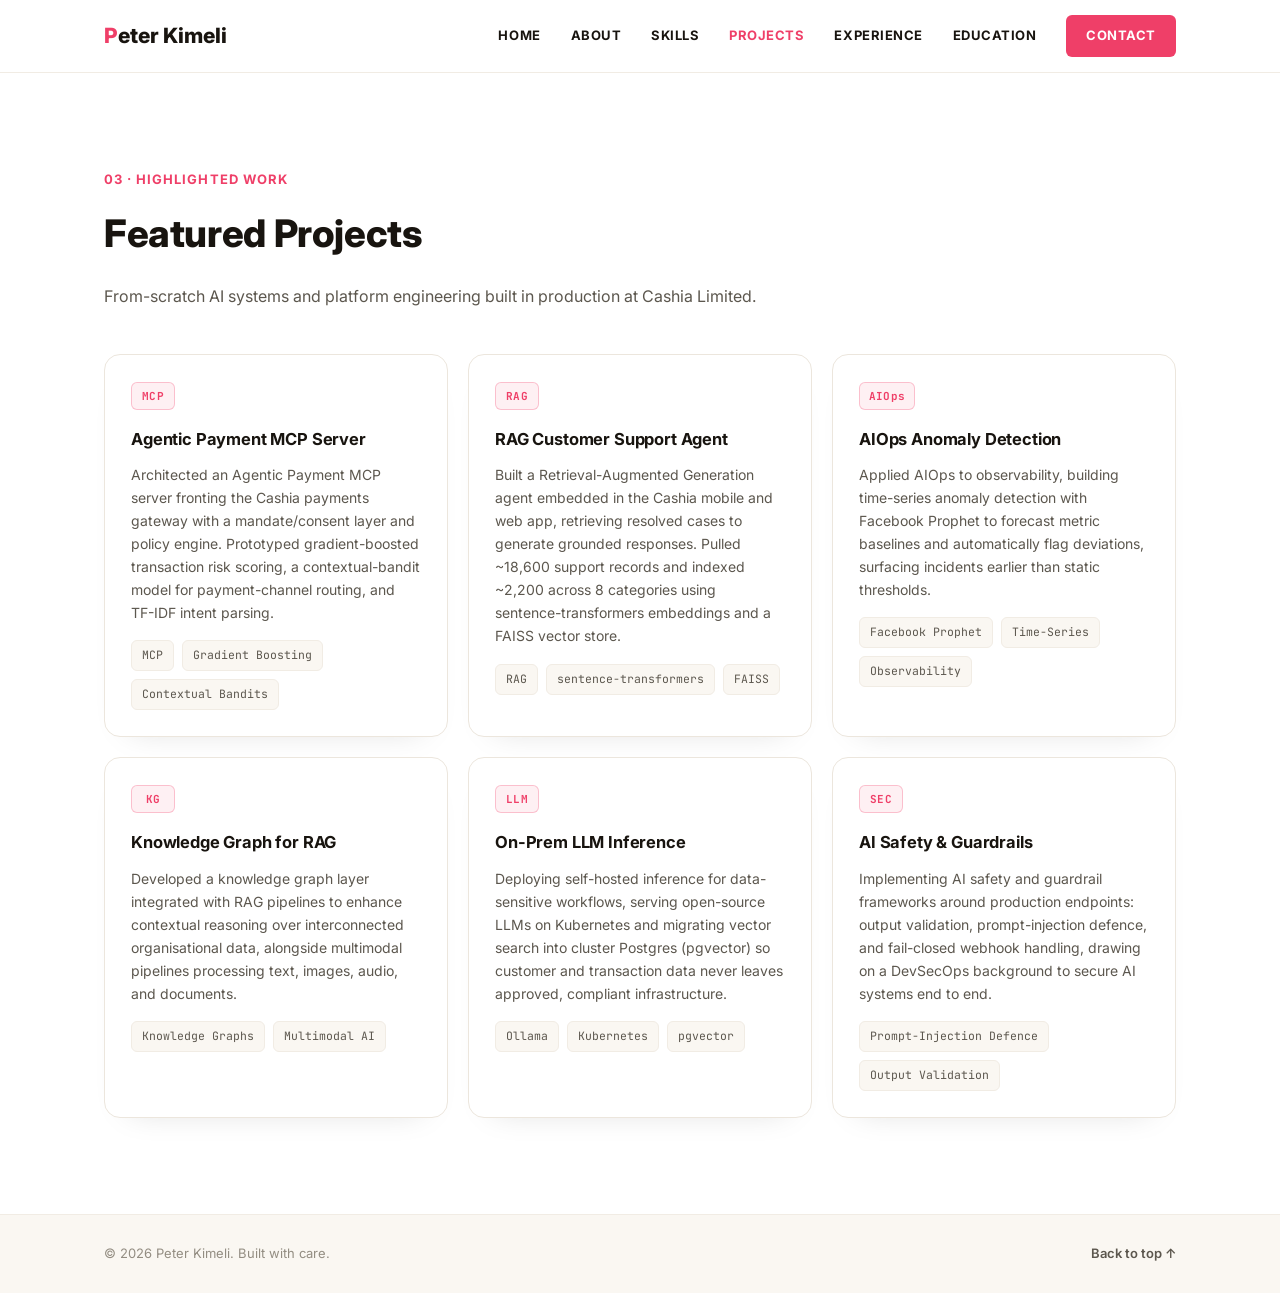
<file: projects/index.html>
<!DOCTYPE html>
<html lang="en">
<head>
<meta charset="UTF-8">
<meta name="viewport" content="width=device-width, initial-scale=1.0">
<title>Projects · Peter Kimeli</title>
<meta name="description" content="Featured from-scratch AI systems and platform engineering projects built in production at Cashia Limited.">
<link rel="icon" href="data:image/svg+xml,<svg xmlns=%22http://www.w3.org/2000/svg%22 viewBox=%220 0 100 100%22><rect width=%22100%22 height=%22100%22 rx=%2222%22 fill=%22%23ffffff%22/><text x=%2250%22 y=%2260%22 font-family=%22Arial,sans-serif%22 font-weight=%22800%22 font-size=%2244%22 fill=%22%23ef3f68%22 text-anchor=%22middle%22>PK</text></svg>">
<link rel="preconnect" href="https://fonts.googleapis.com">
<link rel="preconnect" href="https://fonts.gstatic.com" crossorigin>
<link href="https://fonts.googleapis.com/css2?family=Inter:wght@400;500;600;700;800&family=JetBrains+Mono:wght@400;500;600&display=swap" rel="stylesheet">
<link rel="stylesheet" href="/css/style.css">
</head>
<body>

<a class="skip-link" href="#main">Skip to content</a>
<header class="site-header" id="top">
  <div class="container header-inner">
    <a href="/" class="brand"><span class="brand-name">Peter Kimeli</span></a>
    <nav class="nav" id="nav">
      <a href="/">Home</a>
      <a href="/about/">About</a>
      <a href="/skills/">Skills</a>
      <a href="/projects/" class="is-active">Projects</a>
      <a href="/experience/">Experience</a>
      <a href="/education/">Education</a>
      <a href="/contact/" class="nav-cta">Contact</a>
    </nav>
    <button class="nav-toggle" id="navToggle" aria-label="Toggle navigation" aria-expanded="false">
      <span></span><span></span><span></span>
    </button>
  </div>
</header>

<main id="main">

  <!-- PROJECTS -->
  <section id="projects" class="section page-section">
    <div class="container">
      <p class="section-label">03 · Highlighted Work</p>
      <h2 class="section-title">Featured Projects</h2>
      <p class="section-lead">From-scratch AI systems and platform engineering built in production at Cashia Limited.</p>

      <div class="project-grid">

        <article class="project-card">
          <span class="project-badge">MCP</span>
          <h3>Agentic Payment MCP Server</h3>
          <p>Architected an Agentic Payment MCP server fronting the Cashia payments gateway with a mandate/consent layer
             and policy engine. Prototyped gradient-boosted transaction risk scoring, a contextual-bandit model for
             payment-channel routing, and TF-IDF intent parsing.</p>
          <div class="tags"><span>MCP</span><span>Gradient Boosting</span><span>Contextual Bandits</span></div>
        </article>

        <article class="project-card">
          <span class="project-badge">RAG</span>
          <h3>RAG Customer Support Agent</h3>
          <p>Built a Retrieval-Augmented Generation agent embedded in the Cashia mobile and web app, retrieving resolved
             cases to generate grounded responses. Pulled ~18,600 support records and indexed ~2,200 across 8 categories
             using sentence-transformers embeddings and a FAISS vector store.</p>
          <div class="tags"><span>RAG</span><span>sentence-transformers</span><span>FAISS</span></div>
        </article>

        <article class="project-card">
          <span class="project-badge">AIOps</span>
          <h3>AIOps Anomaly Detection</h3>
          <p>Applied AIOps to observability, building time-series anomaly detection with Facebook Prophet to forecast
             metric baselines and automatically flag deviations, surfacing incidents earlier than static thresholds.</p>
          <div class="tags"><span>Facebook Prophet</span><span>Time-Series</span><span>Observability</span></div>
        </article>

        <article class="project-card">
          <span class="project-badge">KG</span>
          <h3>Knowledge Graph for RAG</h3>
          <p>Developed a knowledge graph layer integrated with RAG pipelines to enhance contextual reasoning over
             interconnected organisational data, alongside multimodal pipelines processing text, images, audio, and documents.</p>
          <div class="tags"><span>Knowledge Graphs</span><span>Multimodal AI</span></div>
        </article>

        <article class="project-card">
          <span class="project-badge">LLM</span>
          <h3>On-Prem LLM Inference</h3>
          <p>Deploying self-hosted inference for data-sensitive workflows, serving open-source LLMs on Kubernetes and
             migrating vector search into cluster Postgres (pgvector) so customer and transaction data never leaves
             approved, compliant infrastructure.</p>
          <div class="tags"><span>Ollama</span><span>Kubernetes</span><span>pgvector</span></div>
        </article>

        <article class="project-card">
          <span class="project-badge">SEC</span>
          <h3>AI Safety &amp; Guardrails</h3>
          <p>Implementing AI safety and guardrail frameworks around production endpoints: output validation,
             prompt-injection defence, and fail-closed webhook handling, drawing on a DevSecOps background to secure
             AI systems end to end.</p>
          <div class="tags"><span>Prompt-Injection Defence</span><span>Output Validation</span></div>
        </article>

      </div>
    </div>
  </section>
</main>

<footer class="site-footer">
  <div class="container footer-inner">
    <p>© <span id="year"></span> Peter Kimeli. Built with care.</p>
    <a href="#top" class="back-to-top">Back to top ↑</a>
  </div>
</footer>

<script src="/js/script.js"></script>
</body>
</html>
</file>
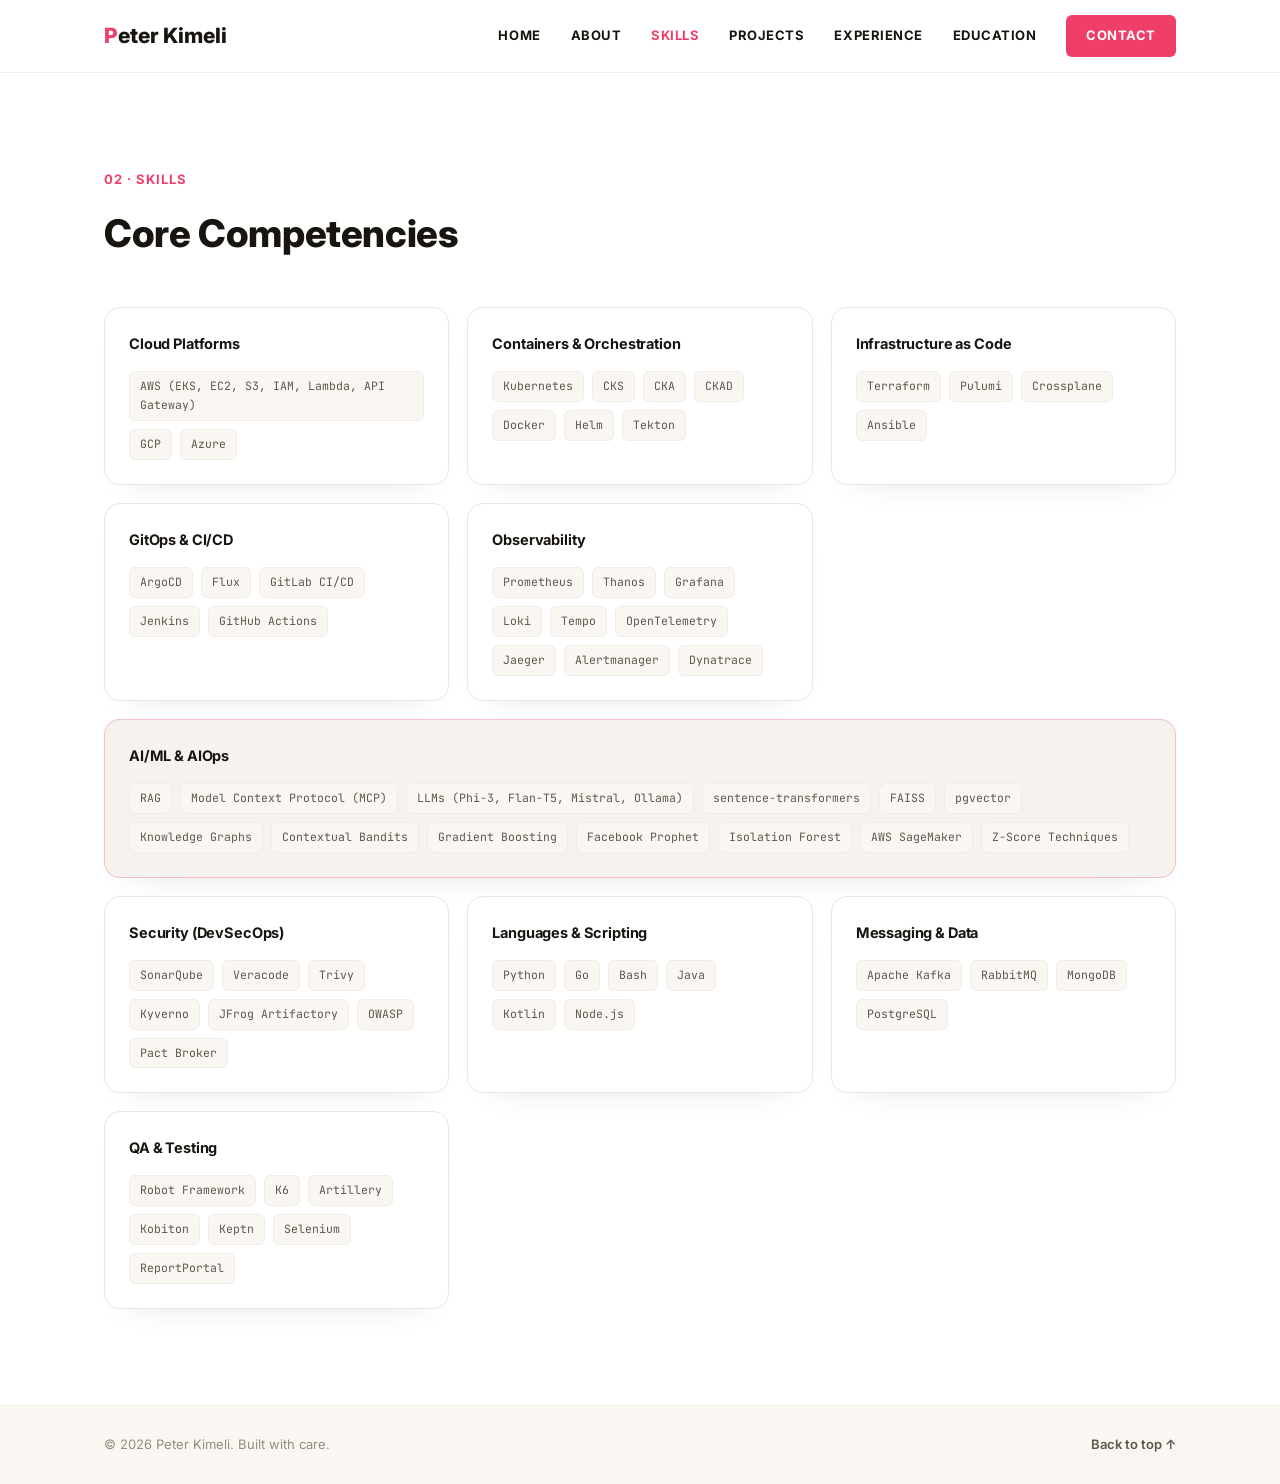
<file: skills/index.html>
<!DOCTYPE html>
<html lang="en">
<head>
<meta charset="UTF-8">
<meta name="viewport" content="width=device-width, initial-scale=1.0">
<title>Skills · Peter Kimeli</title>
<meta name="description" content="Core technical competencies: Kubernetes, Terraform, observability, DevSecOps, and AI/ML systems.">
<link rel="icon" href="data:image/svg+xml,<svg xmlns=%22http://www.w3.org/2000/svg%22 viewBox=%220 0 100 100%22><rect width=%22100%22 height=%22100%22 rx=%2222%22 fill=%22%23ffffff%22/><text x=%2250%22 y=%2260%22 font-family=%22Arial,sans-serif%22 font-weight=%22800%22 font-size=%2244%22 fill=%22%23ef3f68%22 text-anchor=%22middle%22>PK</text></svg>">
<link rel="preconnect" href="https://fonts.googleapis.com">
<link rel="preconnect" href="https://fonts.gstatic.com" crossorigin>
<link href="https://fonts.googleapis.com/css2?family=Inter:wght@400;500;600;700;800&family=JetBrains+Mono:wght@400;500;600&display=swap" rel="stylesheet">
<link rel="stylesheet" href="/css/style.css">
</head>
<body>

<a class="skip-link" href="#main">Skip to content</a>
<header class="site-header" id="top">
  <div class="container header-inner">
    <a href="/" class="brand"><span class="brand-name">Peter Kimeli</span></a>
    <nav class="nav" id="nav">
      <a href="/">Home</a>
      <a href="/about/">About</a>
      <a href="/skills/" class="is-active">Skills</a>
      <a href="/projects/">Projects</a>
      <a href="/experience/">Experience</a>
      <a href="/education/">Education</a>
      <a href="/contact/" class="nav-cta">Contact</a>
    </nav>
    <button class="nav-toggle" id="navToggle" aria-label="Toggle navigation" aria-expanded="false">
      <span></span><span></span><span></span>
    </button>
  </div>
</header>

<main id="main">

  <!-- SKILLS -->
  <section id="skills" class="section page-section">
    <div class="container">
      <p class="section-label">02 · Skills</p>
      <h2 class="section-title">Core Competencies</h2>
      <div class="skills-grid">

        <div class="skill-card">
          <h3>Cloud Platforms</h3>
          <div class="tags">
            <span>AWS (EKS, EC2, S3, IAM, Lambda, API Gateway)</span><span>GCP</span><span>Azure</span>
          </div>
        </div>

        <div class="skill-card">
          <h3>Containers &amp; Orchestration</h3>
          <div class="tags">
            <span>Kubernetes</span><span>CKS</span><span>CKA</span><span>CKAD</span><span>Docker</span><span>Helm</span><span>Tekton</span>
          </div>
        </div>

        <div class="skill-card">
          <h3>Infrastructure as Code</h3>
          <div class="tags">
            <span>Terraform</span><span>Pulumi</span><span>Crossplane</span><span>Ansible</span>
          </div>
        </div>

        <div class="skill-card">
          <h3>GitOps &amp; CI/CD</h3>
          <div class="tags">
            <span>ArgoCD</span><span>Flux</span><span>GitLab CI/CD</span><span>Jenkins</span><span>GitHub Actions</span>
          </div>
        </div>

        <div class="skill-card">
          <h3>Observability</h3>
          <div class="tags">
            <span>Prometheus</span><span>Thanos</span><span>Grafana</span><span>Loki</span><span>Tempo</span><span>OpenTelemetry</span><span>Jaeger</span><span>Alertmanager</span><span>Dynatrace</span>
          </div>
        </div>

        <div class="skill-card skill-card-featured">
          <h3>AI/ML &amp; AIOps</h3>
          <div class="tags">
            <span>RAG</span><span>Model Context Protocol (MCP)</span><span>LLMs (Phi-3, Flan-T5, Mistral, Ollama)</span><span>sentence-transformers</span><span>FAISS</span><span>pgvector</span><span>Knowledge Graphs</span><span>Contextual Bandits</span><span>Gradient Boosting</span><span>Facebook Prophet</span><span>Isolation Forest</span><span>AWS SageMaker</span><span>Z-Score Techniques</span>
          </div>
        </div>

        <div class="skill-card">
          <h3>Security (DevSecOps)</h3>
          <div class="tags">
            <span>SonarQube</span><span>Veracode</span><span>Trivy</span><span>Kyverno</span><span>JFrog Artifactory</span><span>OWASP</span><span>Pact Broker</span>
          </div>
        </div>

        <div class="skill-card">
          <h3>Languages &amp; Scripting</h3>
          <div class="tags">
            <span>Python</span><span>Go</span><span>Bash</span><span>Java</span><span>Kotlin</span><span>Node.js</span>
          </div>
        </div>

        <div class="skill-card">
          <h3>Messaging &amp; Data</h3>
          <div class="tags">
            <span>Apache Kafka</span><span>RabbitMQ</span><span>MongoDB</span><span>PostgreSQL</span>
          </div>
        </div>

        <div class="skill-card">
          <h3>QA &amp; Testing</h3>
          <div class="tags">
            <span>Robot Framework</span><span>K6</span><span>Artillery</span><span>Kobiton</span><span>Keptn</span><span>Selenium</span><span>ReportPortal</span>
          </div>
        </div>

      </div>
    </div>
  </section>
</main>

<footer class="site-footer">
  <div class="container footer-inner">
    <p>© <span id="year"></span> Peter Kimeli. Built with care.</p>
    <a href="#top" class="back-to-top">Back to top ↑</a>
  </div>
</footer>

<script src="/js/script.js"></script>
</body>
</html>
</file>
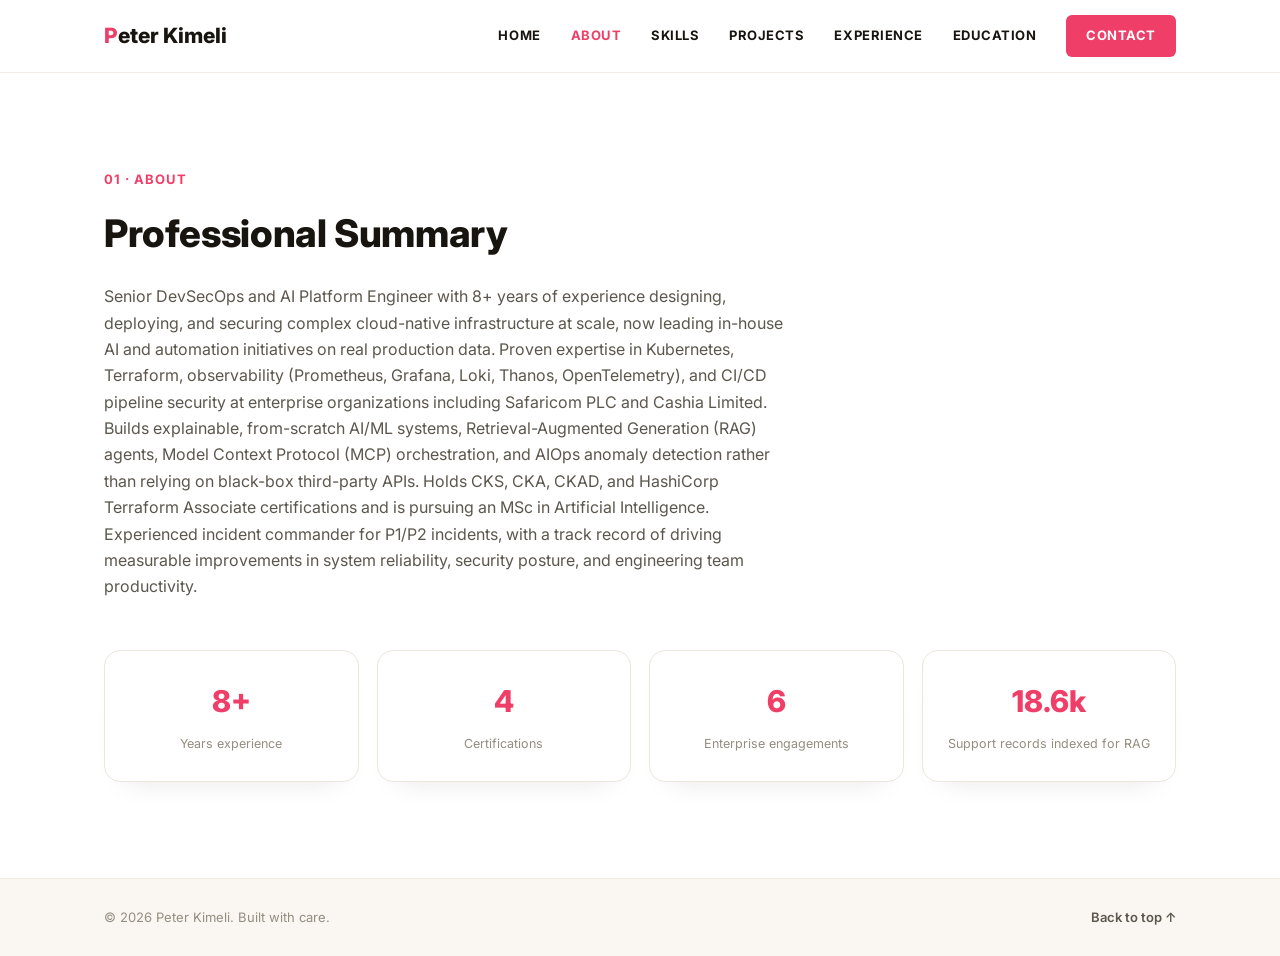
<file: about.html>
<!DOCTYPE html>
<html lang="en">
<head>
<meta charset="UTF-8">
<meta name="viewport" content="width=device-width, initial-scale=1.0">
<title>About · Peter Kimeli</title>
<meta name="description" content="Professional summary for Peter Kimeli, Senior DevSecOps & AI Platform Engineer with 8+ years of experience.">
<link rel="icon" href="data:image/svg+xml,<svg xmlns=%22http://www.w3.org/2000/svg%22 viewBox=%220 0 100 100%22><rect width=%22100%22 height=%22100%22 rx=%2222%22 fill=%22%23ffffff%22/><text x=%2250%22 y=%2260%22 font-family=%22Arial,sans-serif%22 font-weight=%22800%22 font-size=%2244%22 fill=%22%23ef3f68%22 text-anchor=%22middle%22>PK</text></svg>">
<link rel="preconnect" href="https://fonts.googleapis.com">
<link rel="preconnect" href="https://fonts.gstatic.com" crossorigin>
<link href="https://fonts.googleapis.com/css2?family=Inter:wght@400;500;600;700;800&family=JetBrains+Mono:wght@400;500;600&display=swap" rel="stylesheet">
<link rel="stylesheet" href="css/style.css">
</head>
<body>

<a class="skip-link" href="#main">Skip to content</a>
<header class="site-header" id="top">
  <div class="container header-inner">
    <a href="index.html" class="brand"><span class="brand-name">Peter Kimeli</span></a>
    <nav class="nav" id="nav">
      <a href="index.html">Home</a>
      <a href="about.html" class="is-active">About</a>
      <a href="skills.html">Skills</a>
      <a href="projects.html">Projects</a>
      <a href="experience.html">Experience</a>
      <a href="education.html">Education</a>
      <a href="contact.html" class="nav-cta">Contact</a>
    </nav>
    <button class="nav-toggle" id="navToggle" aria-label="Toggle navigation" aria-expanded="false">
      <span></span><span></span><span></span>
    </button>
  </div>
</header>

<main id="main">

  <!-- ABOUT -->
  <section id="about" class="section page-section">
    <div class="container">
      <p class="section-label">01 · About</p>
      <h2 class="section-title">Professional Summary</h2>
      <p class="section-lead">
        Senior DevSecOps and AI Platform Engineer with 8+ years of experience designing, deploying, and securing complex
        cloud-native infrastructure at scale, now leading in-house AI and automation initiatives on real production data.
        Proven expertise in Kubernetes, Terraform, observability (Prometheus, Grafana, Loki, Thanos, OpenTelemetry), and
        CI/CD pipeline security at enterprise organizations including Safaricom PLC and Cashia Limited. Builds explainable,
        from-scratch AI/ML systems, Retrieval-Augmented Generation (RAG) agents, Model Context Protocol (MCP) orchestration,
        and AIOps anomaly detection rather than relying on black-box third-party APIs. Holds CKS, CKA, CKAD, and HashiCorp
        Terraform Associate certifications and is pursuing an MSc in Artificial Intelligence. Experienced incident commander
        for P1/P2 incidents, with a track record of driving measurable improvements in system reliability, security posture,
        and engineering team productivity.
      </p>
      <div class="stat-row">
        <div class="stat"><span class="stat-num">8+</span><span class="stat-label">Years experience</span></div>
        <div class="stat"><span class="stat-num">4</span><span class="stat-label">Certifications</span></div>
        <div class="stat"><span class="stat-num">6</span><span class="stat-label">Enterprise engagements</span></div>
        <div class="stat"><span class="stat-num">18.6k</span><span class="stat-label">Support records indexed for RAG</span></div>
      </div>
    </div>
  </section>
</main>

<footer class="site-footer">
  <div class="container footer-inner">
    <p>© <span id="year"></span> Peter Kimeli. Built with care.</p>
    <a href="#top" class="back-to-top">Back to top ↑</a>
  </div>
</footer>

<script src="js/script.js"></script>
</body>
</html>
</file>
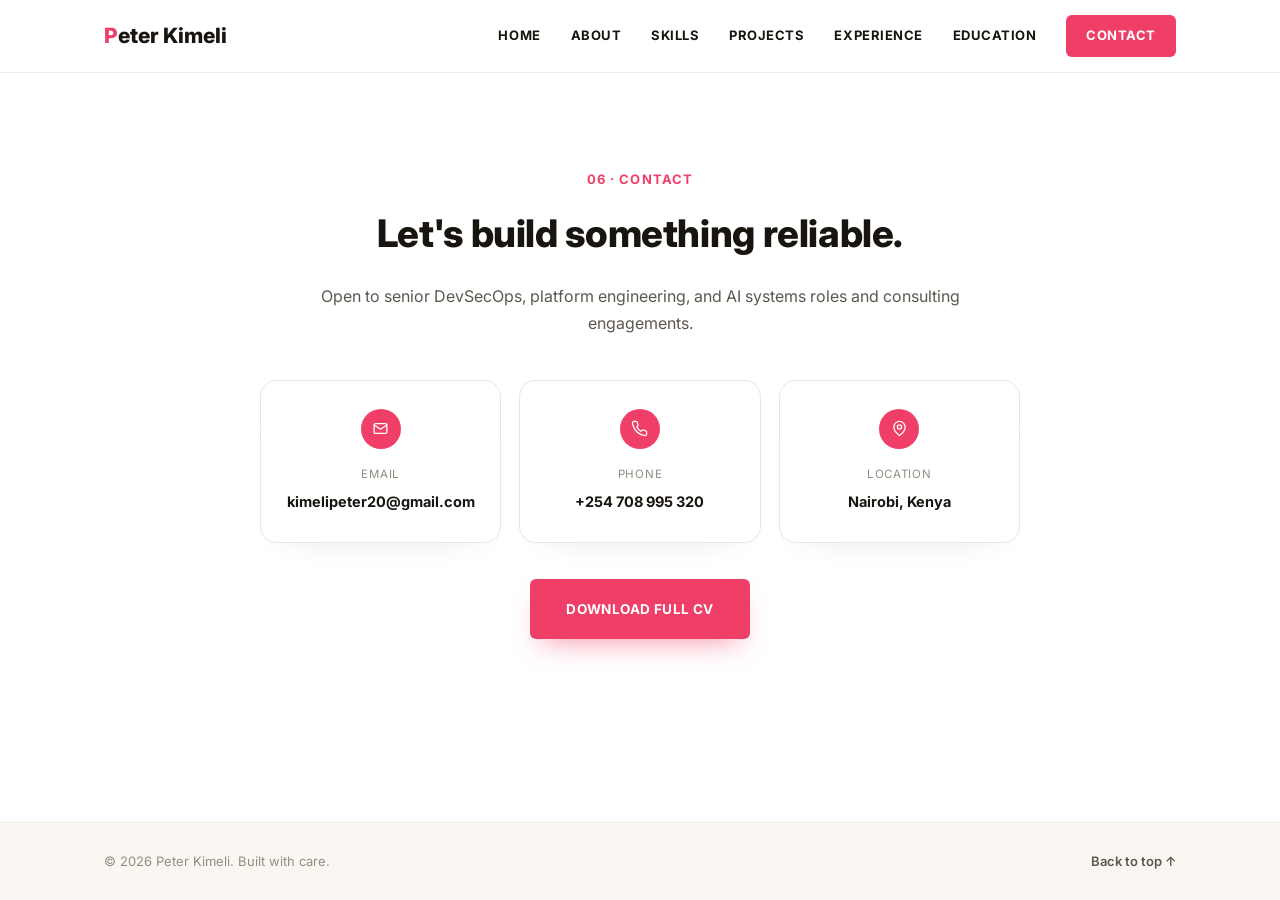
<file: contact.html>
<!DOCTYPE html>
<html lang="en">
<head>
<meta charset="UTF-8">
<meta name="viewport" content="width=device-width, initial-scale=1.0">
<title>Contact · Peter Kimeli</title>
<meta name="description" content="Get in touch with Peter Kimeli for senior DevSecOps, platform engineering, and AI systems roles and consulting engagements.">
<link rel="icon" href="data:image/svg+xml,<svg xmlns=%22http://www.w3.org/2000/svg%22 viewBox=%220 0 100 100%22><rect width=%22100%22 height=%22100%22 rx=%2222%22 fill=%22%23ffffff%22/><text x=%2250%22 y=%2260%22 font-family=%22Arial,sans-serif%22 font-weight=%22800%22 font-size=%2244%22 fill=%22%23ef3f68%22 text-anchor=%22middle%22>PK</text></svg>">
<link rel="preconnect" href="https://fonts.googleapis.com">
<link rel="preconnect" href="https://fonts.gstatic.com" crossorigin>
<link href="https://fonts.googleapis.com/css2?family=Inter:wght@400;500;600;700;800&family=JetBrains+Mono:wght@400;500;600&display=swap" rel="stylesheet">
<link rel="stylesheet" href="css/style.css">
</head>
<body>

<a class="skip-link" href="#main">Skip to content</a>
<header class="site-header" id="top">
  <div class="container header-inner">
    <a href="index.html" class="brand"><span class="brand-name">Peter Kimeli</span></a>
    <nav class="nav" id="nav">
      <a href="index.html">Home</a>
      <a href="about.html">About</a>
      <a href="skills.html">Skills</a>
      <a href="projects.html">Projects</a>
      <a href="experience.html">Experience</a>
      <a href="education.html">Education</a>
      <a href="contact.html" class="nav-cta is-active">Contact</a>
    </nav>
    <button class="nav-toggle" id="navToggle" aria-label="Toggle navigation" aria-expanded="false">
      <span></span><span></span><span></span>
    </button>
  </div>
</header>

<main id="main">

  <!-- CONTACT -->
  <section id="contact" class="section page-section section-contact">
    <div class="container contact-inner">
      <p class="section-label">06 · Contact</p>
      <h2 class="section-title">Let's build something reliable.</h2>
      <p class="section-lead">Open to senior DevSecOps, platform engineering, and AI systems roles and consulting engagements.</p>
      <div class="contact-cards">
        <a class="contact-card" href="mailto:kimelipeter20@gmail.com">
          <span class="contact-icon"><svg class="icon" viewBox="0 0 24 24" fill="none" stroke="currentColor" stroke-width="1.8" stroke-linecap="round" stroke-linejoin="round" aria-hidden="true"><rect x="3" y="5" width="18" height="14" rx="2"/><path d="m3 7 9 6 9-6"/></svg></span>
          <span class="contact-label">Email</span>
          <span class="contact-value">kimelipeter20@gmail.com</span>
        </a>
        <a class="contact-card" href="tel:+254708995320">
          <span class="contact-icon"><svg class="icon" viewBox="0 0 24 24" fill="none" stroke="currentColor" stroke-width="1.8" stroke-linecap="round" stroke-linejoin="round" aria-hidden="true"><path d="M22 16.92v3a2 2 0 0 1-2.18 2 19.79 19.79 0 0 1-8.63-3.07 19.5 19.5 0 0 1-6-6 19.79 19.79 0 0 1-3.07-8.67A2 2 0 0 1 4.11 2h3a2 2 0 0 1 2 1.72c.13.96.36 1.9.7 2.81a2 2 0 0 1-.45 2.11L8.09 9.91a16 16 0 0 0 6 6l1.27-1.27a2 2 0 0 1 2.11-.45c.91.34 1.85.57 2.81.7A2 2 0 0 1 22 16.92Z"/></svg></span>
          <span class="contact-label">Phone</span>
          <span class="contact-value">+254 708 995 320</span>
        </a>
        <div class="contact-card contact-card-static">
          <span class="contact-icon"><svg class="icon" viewBox="0 0 24 24" fill="none" stroke="currentColor" stroke-width="1.8" stroke-linecap="round" stroke-linejoin="round" aria-hidden="true"><path d="M20 10c0 6-8 12-8 12s-8-6-8-12a8 8 0 0 1 16 0Z"/><circle cx="12" cy="10" r="3"/></svg></span>
          <span class="contact-label">Location</span>
          <span class="contact-value">Nairobi, Kenya</span>
        </div>
      </div>
      <a href="cv.pdf" download="Peter_Kimeli_CV.pdf" class="btn btn-primary btn-lg">Download Full CV</a>
    </div>
  </section>
</main>

<footer class="site-footer">
  <div class="container footer-inner">
    <p>© <span id="year"></span> Peter Kimeli. Built with care.</p>
    <a href="#top" class="back-to-top">Back to top ↑</a>
  </div>
</footer>

<script src="js/script.js"></script>
</body>
</html>
</file>
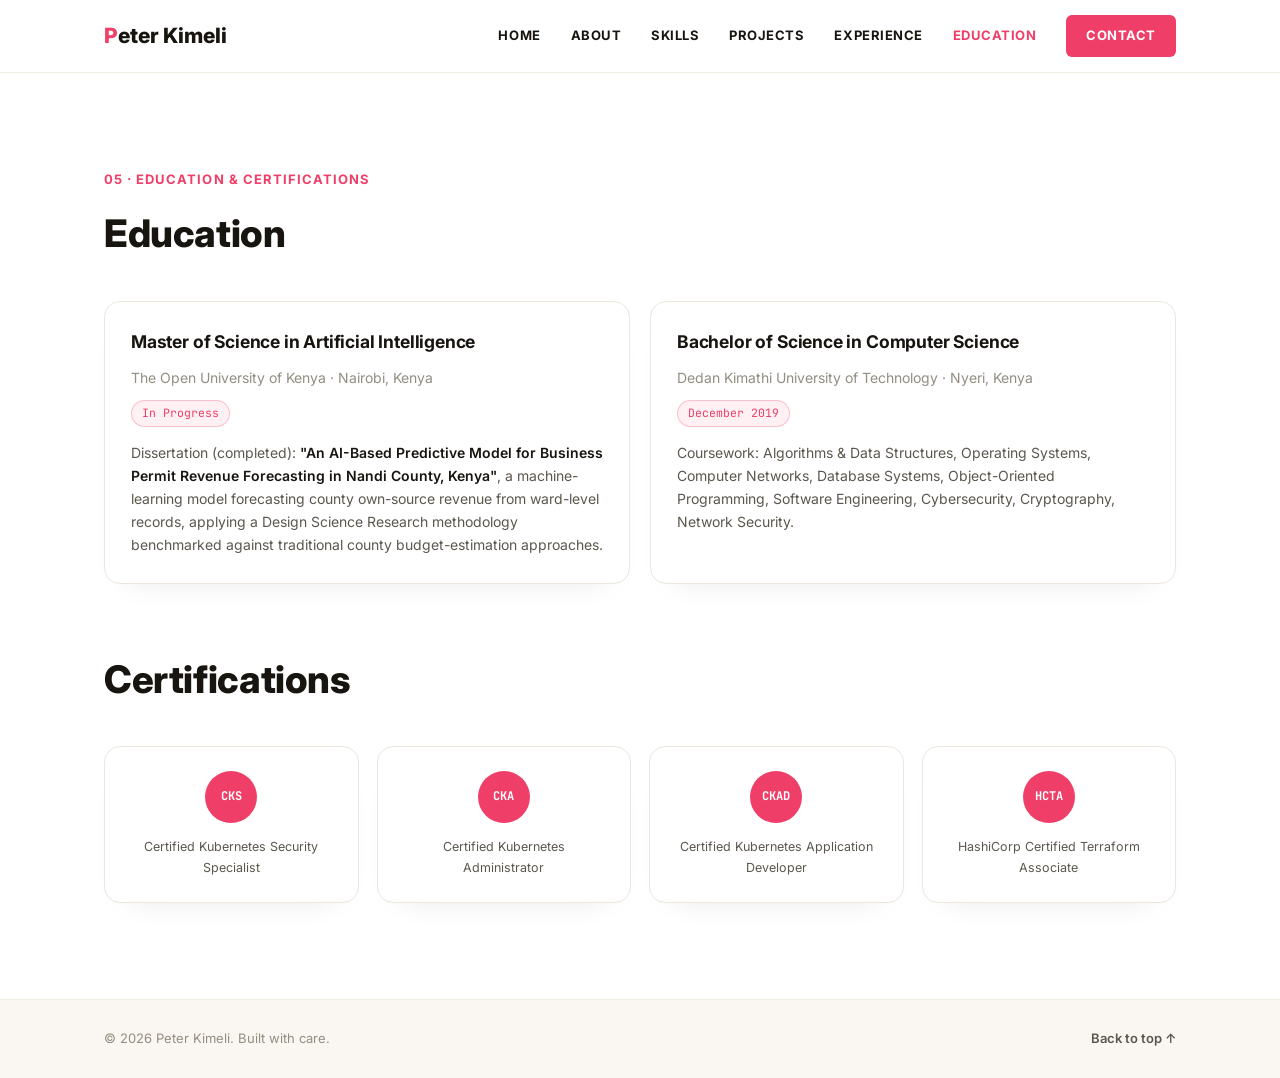
<file: education.html>
<!DOCTYPE html>
<html lang="en">
<head>
<meta charset="UTF-8">
<meta name="viewport" content="width=device-width, initial-scale=1.0">
<title>Education & Certifications · Peter Kimeli</title>
<meta name="description" content="Education and certifications: MSc Artificial Intelligence, BSc Computer Science, CKS, CKA, CKAD, HashiCorp Terraform Associate.">
<link rel="icon" href="data:image/svg+xml,<svg xmlns=%22http://www.w3.org/2000/svg%22 viewBox=%220 0 100 100%22><rect width=%22100%22 height=%22100%22 rx=%2222%22 fill=%22%23ffffff%22/><text x=%2250%22 y=%2260%22 font-family=%22Arial,sans-serif%22 font-weight=%22800%22 font-size=%2244%22 fill=%22%23ef3f68%22 text-anchor=%22middle%22>PK</text></svg>">
<link rel="preconnect" href="https://fonts.googleapis.com">
<link rel="preconnect" href="https://fonts.gstatic.com" crossorigin>
<link href="https://fonts.googleapis.com/css2?family=Inter:wght@400;500;600;700;800&family=JetBrains+Mono:wght@400;500;600&display=swap" rel="stylesheet">
<link rel="stylesheet" href="css/style.css">
</head>
<body>

<a class="skip-link" href="#main">Skip to content</a>
<header class="site-header" id="top">
  <div class="container header-inner">
    <a href="index.html" class="brand"><span class="brand-name">Peter Kimeli</span></a>
    <nav class="nav" id="nav">
      <a href="index.html">Home</a>
      <a href="about.html">About</a>
      <a href="skills.html">Skills</a>
      <a href="projects.html">Projects</a>
      <a href="experience.html">Experience</a>
      <a href="education.html" class="is-active">Education</a>
      <a href="contact.html" class="nav-cta">Contact</a>
    </nav>
    <button class="nav-toggle" id="navToggle" aria-label="Toggle navigation" aria-expanded="false">
      <span></span><span></span><span></span>
    </button>
  </div>
</header>

<main id="main">

  <!-- EDUCATION & CERTS -->
  <section id="education" class="section page-section">
    <div class="container">
      <p class="section-label">05 · Education &amp; Certifications</p>
      <h2 class="section-title">Education</h2>

      <div class="edu-grid">
        <div class="edu-card">
          <h3>Master of Science in Artificial Intelligence</h3>
          <p class="edu-org">The Open University of Kenya · Nairobi, Kenya</p>
          <p class="edu-status">In Progress</p>
          <p class="edu-desc">Dissertation (completed): <em>"An AI-Based Predictive Model for Business Permit Revenue
             Forecasting in Nandi County, Kenya"</em>, a machine-learning model forecasting county own-source revenue
             from ward-level records, applying a Design Science Research methodology benchmarked against traditional
             county budget-estimation approaches.</p>
        </div>
        <div class="edu-card">
          <h3>Bachelor of Science in Computer Science</h3>
          <p class="edu-org">Dedan Kimathi University of Technology · Nyeri, Kenya</p>
          <p class="edu-status">December 2019</p>
          <p class="edu-desc">Coursework: Algorithms &amp; Data Structures, Operating Systems, Computer Networks,
             Database Systems, Object-Oriented Programming, Software Engineering, Cybersecurity, Cryptography, Network Security.</p>
        </div>
      </div>

      <h2 class="section-title certs-title">Certifications</h2>
      <div class="cert-grid">
        <div class="cert-card"><span class="cert-badge">CKS</span><p>Certified Kubernetes Security Specialist</p></div>
        <div class="cert-card"><span class="cert-badge">CKA</span><p>Certified Kubernetes Administrator</p></div>
        <div class="cert-card"><span class="cert-badge">CKAD</span><p>Certified Kubernetes Application Developer</p></div>
        <div class="cert-card"><span class="cert-badge">HCTA</span><p>HashiCorp Certified Terraform Associate</p></div>
      </div>
    </div>
  </section>
</main>

<footer class="site-footer">
  <div class="container footer-inner">
    <p>© <span id="year"></span> Peter Kimeli. Built with care.</p>
    <a href="#top" class="back-to-top">Back to top ↑</a>
  </div>
</footer>

<script src="js/script.js"></script>
</body>
</html>
</file>
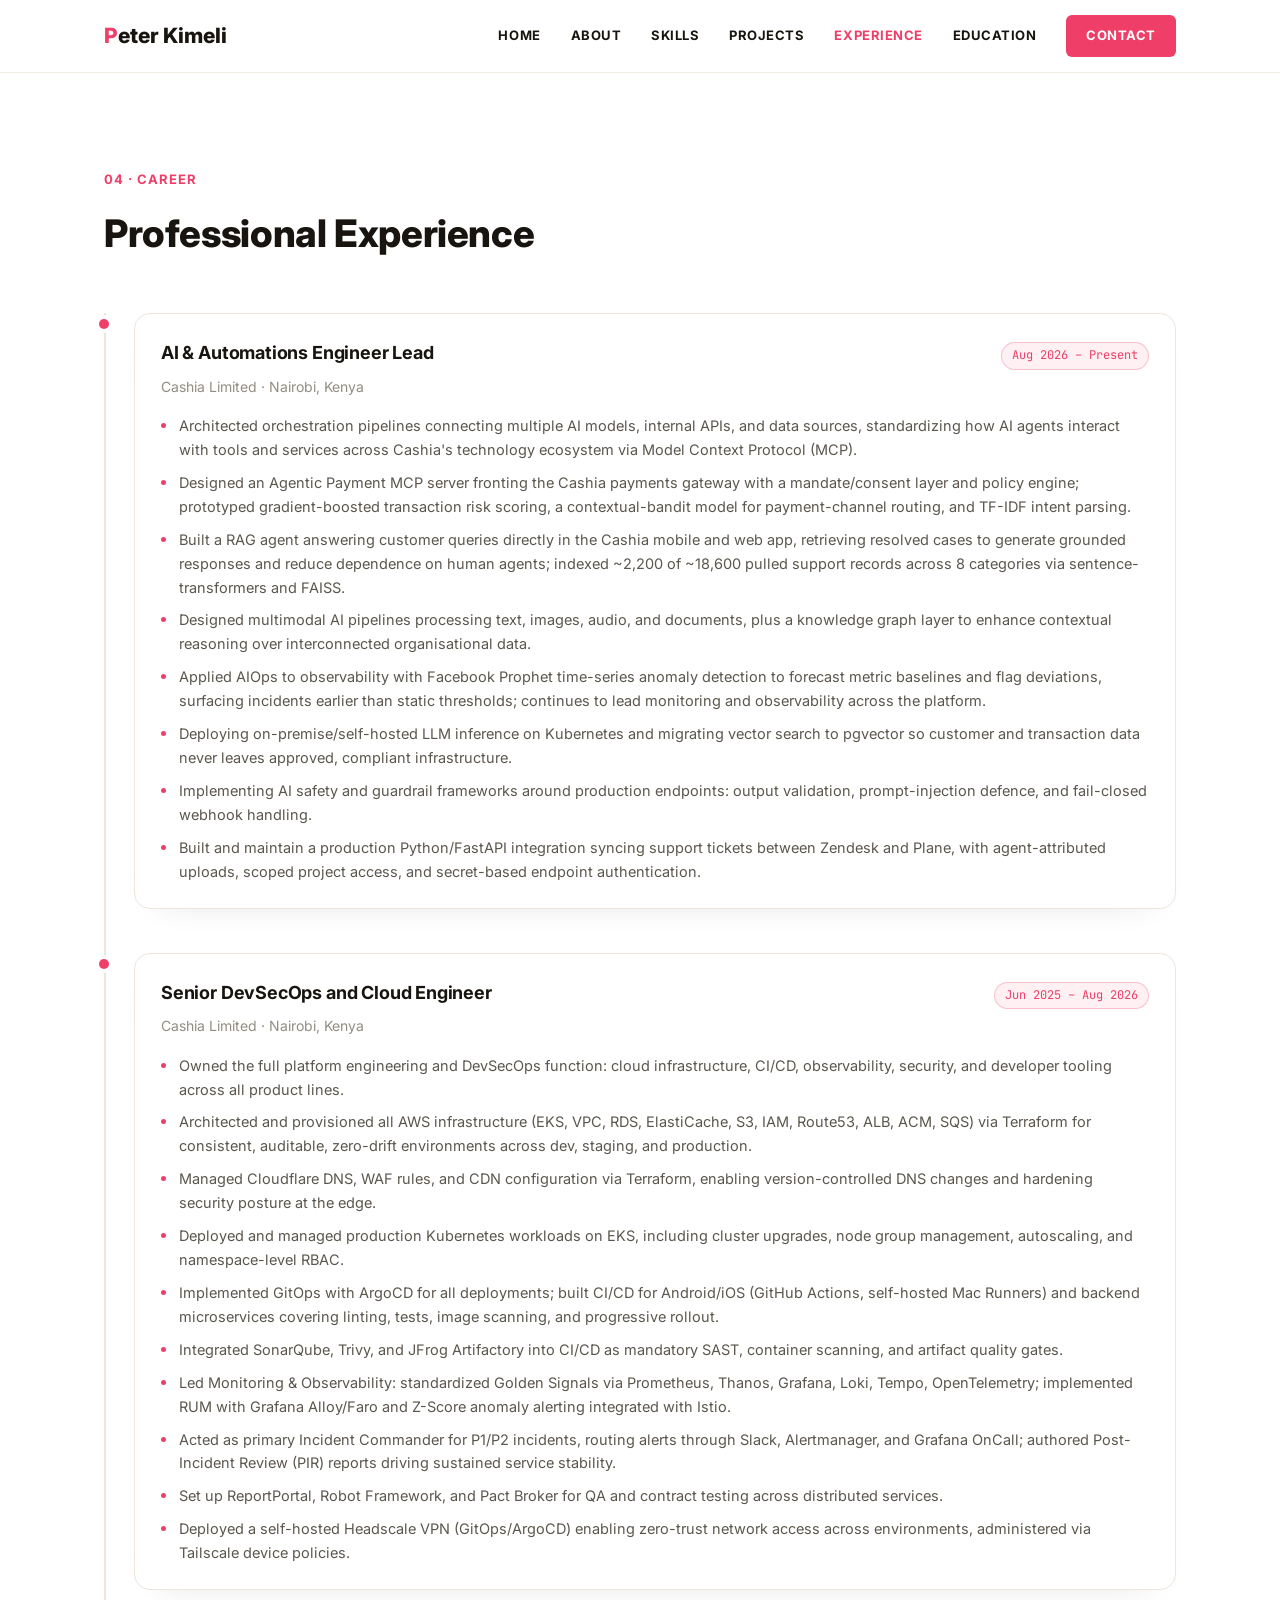
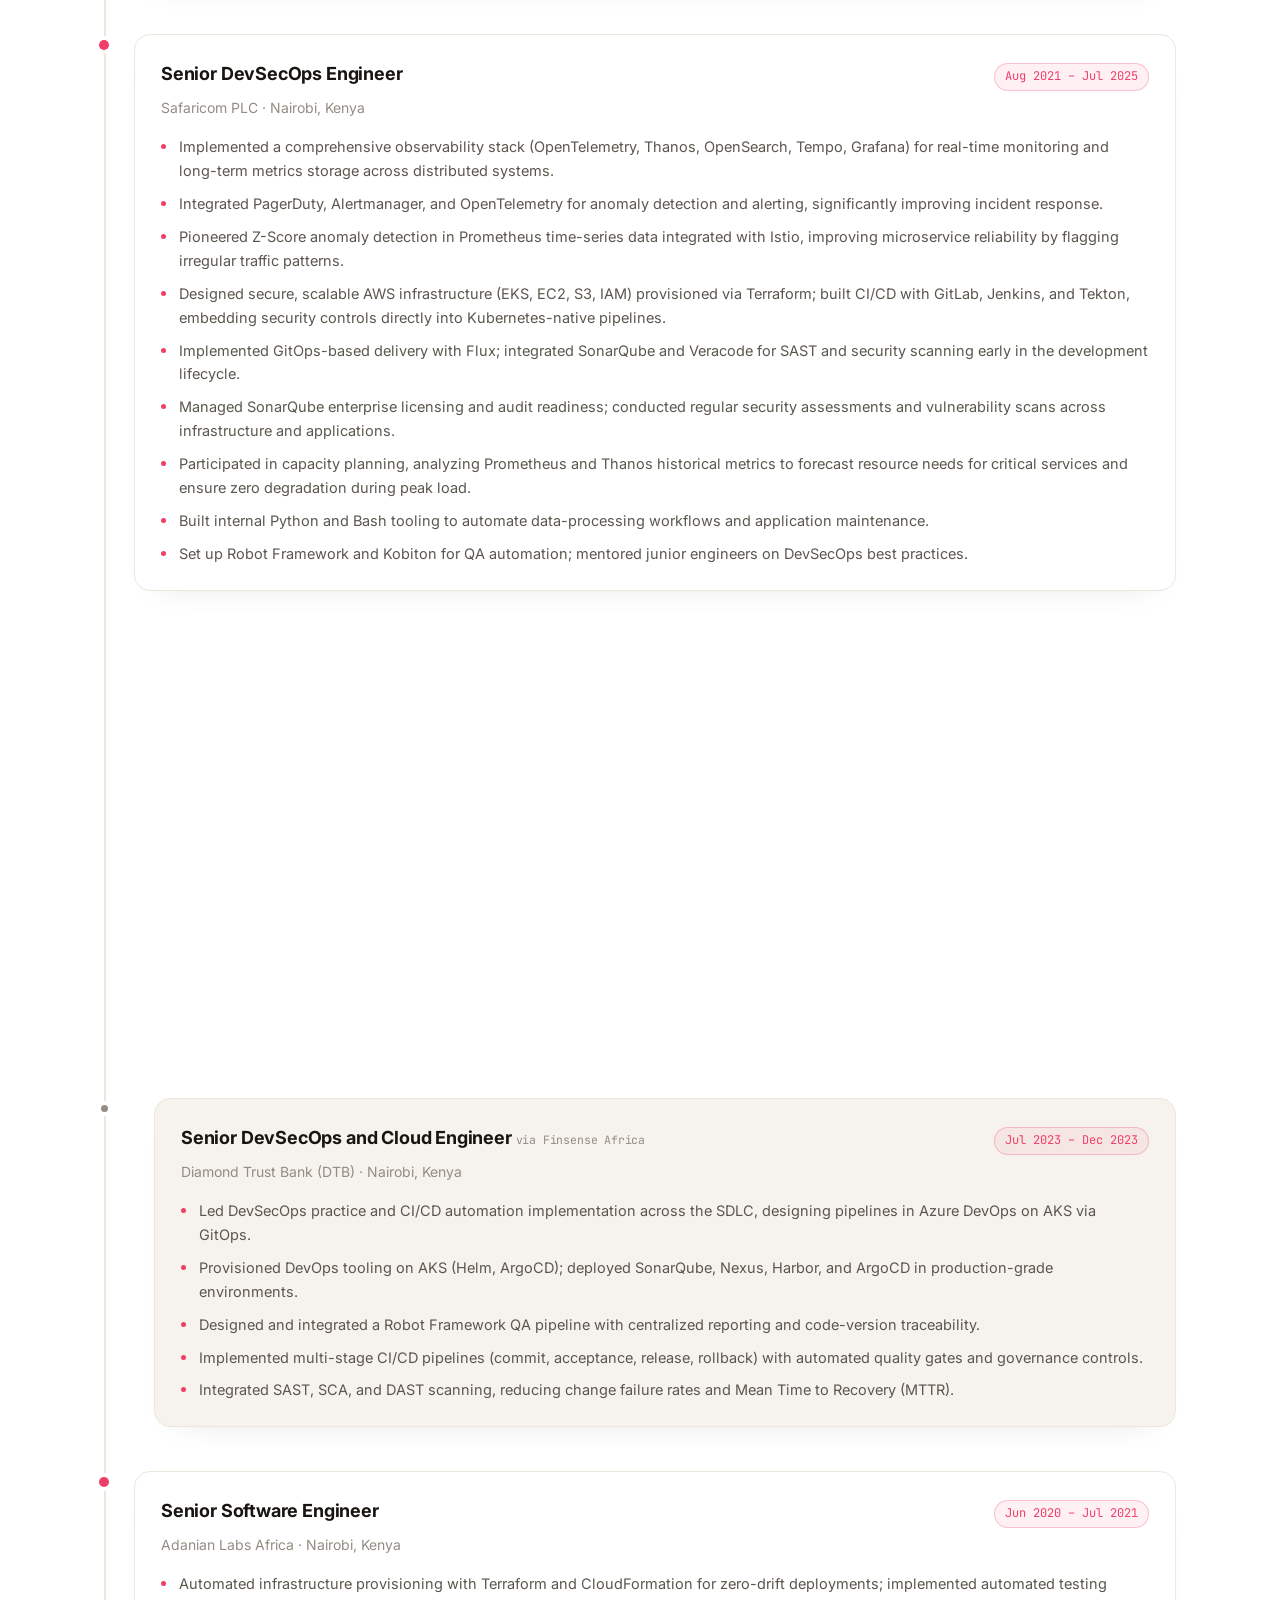
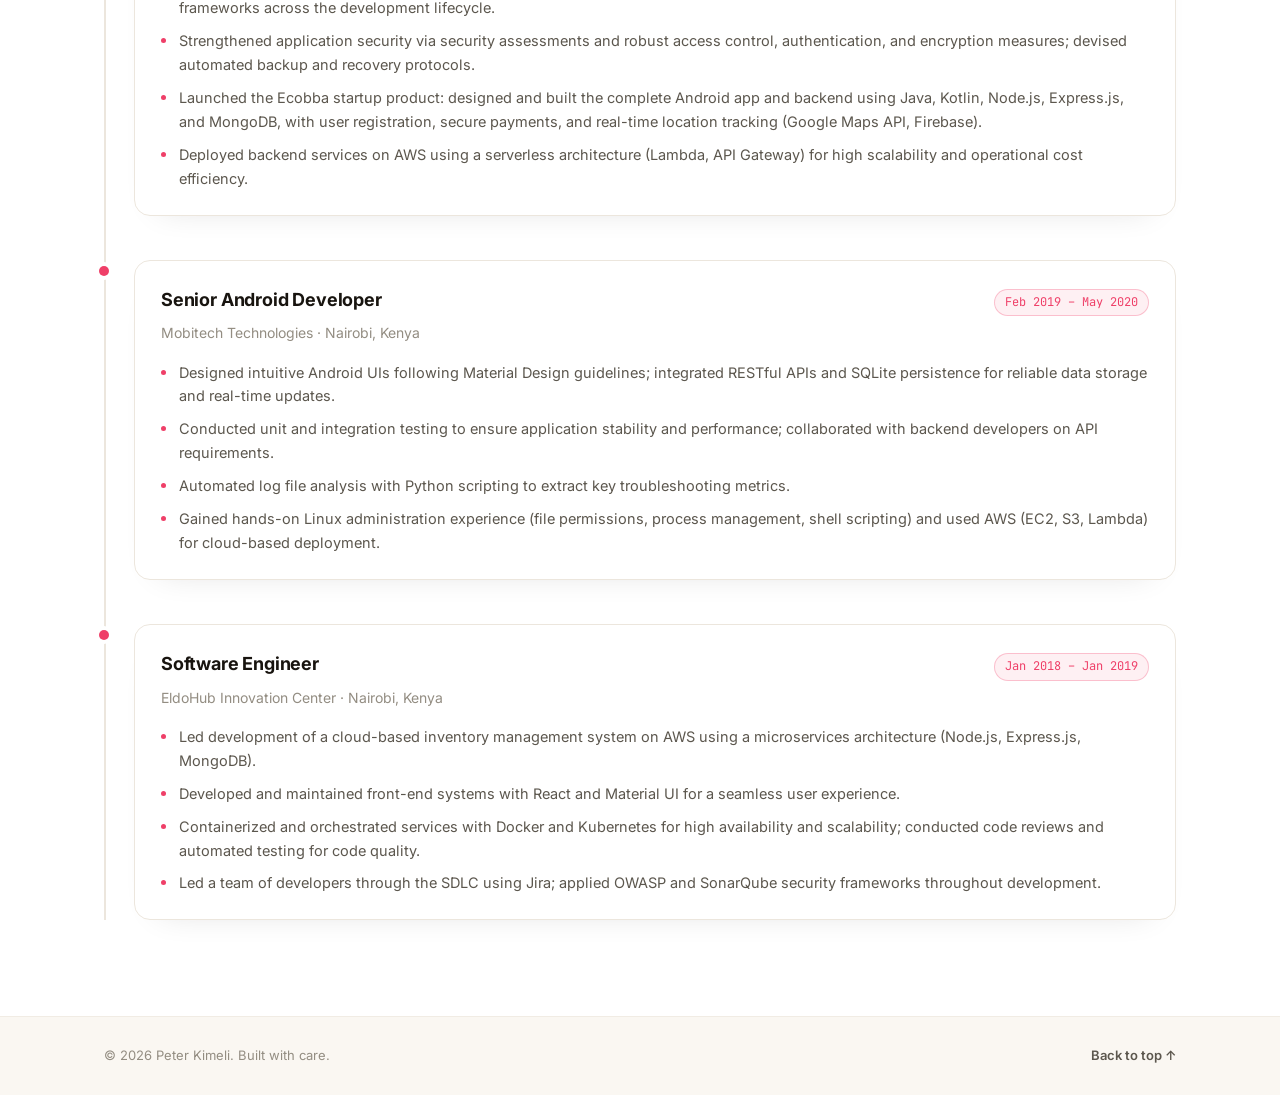
<file: experience.html>
<!DOCTYPE html>
<html lang="en">
<head>
<meta charset="UTF-8">
<meta name="viewport" content="width=device-width, initial-scale=1.0">
<title>Experience · Peter Kimeli</title>
<meta name="description" content="Professional experience across Cashia Limited, Safaricom PLC, KCB Group, Diamond Trust Bank, and more.">
<link rel="icon" href="data:image/svg+xml,<svg xmlns=%22http://www.w3.org/2000/svg%22 viewBox=%220 0 100 100%22><rect width=%22100%22 height=%22100%22 rx=%2222%22 fill=%22%23ffffff%22/><text x=%2250%22 y=%2260%22 font-family=%22Arial,sans-serif%22 font-weight=%22800%22 font-size=%2244%22 fill=%22%23ef3f68%22 text-anchor=%22middle%22>PK</text></svg>">
<link rel="preconnect" href="https://fonts.googleapis.com">
<link rel="preconnect" href="https://fonts.gstatic.com" crossorigin>
<link href="https://fonts.googleapis.com/css2?family=Inter:wght@400;500;600;700;800&family=JetBrains+Mono:wght@400;500;600&display=swap" rel="stylesheet">
<link rel="stylesheet" href="css/style.css">
</head>
<body>

<a class="skip-link" href="#main">Skip to content</a>
<header class="site-header" id="top">
  <div class="container header-inner">
    <a href="index.html" class="brand"><span class="brand-name">Peter Kimeli</span></a>
    <nav class="nav" id="nav">
      <a href="index.html">Home</a>
      <a href="about.html">About</a>
      <a href="skills.html">Skills</a>
      <a href="projects.html">Projects</a>
      <a href="experience.html" class="is-active">Experience</a>
      <a href="education.html">Education</a>
      <a href="contact.html" class="nav-cta">Contact</a>
    </nav>
    <button class="nav-toggle" id="navToggle" aria-label="Toggle navigation" aria-expanded="false">
      <span></span><span></span><span></span>
    </button>
  </div>
</header>

<main id="main">

  <!-- EXPERIENCE -->
  <section id="experience" class="section page-section">
    <div class="container">
      <p class="section-label">04 · Career</p>
      <h2 class="section-title">Professional Experience</h2>

      <div class="timeline">

        <article class="timeline-item">
          <div class="timeline-dot"></div>
          <div class="timeline-content">
            <div class="timeline-head">
              <h3>AI &amp; Automations Engineer Lead</h3>
              <span class="timeline-date">Aug 2026 – Present</span>
            </div>
            <p class="timeline-org">Cashia Limited · Nairobi, Kenya</p>
            <ul>
              <li>Architected orchestration pipelines connecting multiple AI models, internal APIs, and data sources, standardizing how AI agents interact with tools and services across Cashia's technology ecosystem via Model Context Protocol (MCP).</li>
              <li>Designed an Agentic Payment MCP server fronting the Cashia payments gateway with a mandate/consent layer and policy engine; prototyped gradient-boosted transaction risk scoring, a contextual-bandit model for payment-channel routing, and TF-IDF intent parsing.</li>
              <li>Built a RAG agent answering customer queries directly in the Cashia mobile and web app, retrieving resolved cases to generate grounded responses and reduce dependence on human agents; indexed ~2,200 of ~18,600 pulled support records across 8 categories via sentence-transformers and FAISS.</li>
              <li>Designed multimodal AI pipelines processing text, images, audio, and documents, plus a knowledge graph layer to enhance contextual reasoning over interconnected organisational data.</li>
              <li>Applied AIOps to observability with Facebook Prophet time-series anomaly detection to forecast metric baselines and flag deviations, surfacing incidents earlier than static thresholds; continues to lead monitoring and observability across the platform.</li>
              <li>Deploying on-premise/self-hosted LLM inference on Kubernetes and migrating vector search to pgvector so customer and transaction data never leaves approved, compliant infrastructure.</li>
              <li>Implementing AI safety and guardrail frameworks around production endpoints: output validation, prompt-injection defence, and fail-closed webhook handling.</li>
              <li>Built and maintain a production Python/FastAPI integration syncing support tickets between Zendesk and Plane, with agent-attributed uploads, scoped project access, and secret-based endpoint authentication.</li>
            </ul>
          </div>
        </article>

        <article class="timeline-item">
          <div class="timeline-dot"></div>
          <div class="timeline-content">
            <div class="timeline-head">
              <h3>Senior DevSecOps and Cloud Engineer</h3>
              <span class="timeline-date">Jun 2025 – Aug 2026</span>
            </div>
            <p class="timeline-org">Cashia Limited · Nairobi, Kenya</p>
            <ul>
              <li>Owned the full platform engineering and DevSecOps function: cloud infrastructure, CI/CD, observability, security, and developer tooling across all product lines.</li>
              <li>Architected and provisioned all AWS infrastructure (EKS, VPC, RDS, ElastiCache, S3, IAM, Route53, ALB, ACM, SQS) via Terraform for consistent, auditable, zero-drift environments across dev, staging, and production.</li>
              <li>Managed Cloudflare DNS, WAF rules, and CDN configuration via Terraform, enabling version-controlled DNS changes and hardening security posture at the edge.</li>
              <li>Deployed and managed production Kubernetes workloads on EKS, including cluster upgrades, node group management, autoscaling, and namespace-level RBAC.</li>
              <li>Implemented GitOps with ArgoCD for all deployments; built CI/CD for Android/iOS (GitHub Actions, self-hosted Mac Runners) and backend microservices covering linting, tests, image scanning, and progressive rollout.</li>
              <li>Integrated SonarQube, Trivy, and JFrog Artifactory into CI/CD as mandatory SAST, container scanning, and artifact quality gates.</li>
              <li>Led Monitoring &amp; Observability: standardized Golden Signals via Prometheus, Thanos, Grafana, Loki, Tempo, OpenTelemetry; implemented RUM with Grafana Alloy/Faro and Z-Score anomaly alerting integrated with Istio.</li>
              <li>Acted as primary Incident Commander for P1/P2 incidents, routing alerts through Slack, Alertmanager, and Grafana OnCall; authored Post-Incident Review (PIR) reports driving sustained service stability.</li>
              <li>Set up ReportPortal, Robot Framework, and Pact Broker for QA and contract testing across distributed services.</li>
              <li>Deployed a self-hosted Headscale VPN (GitOps/ArgoCD) enabling zero-trust network access across environments, administered via Tailscale device policies.</li>
            </ul>
          </div>
        </article>

        <article class="timeline-item">
          <div class="timeline-dot"></div>
          <div class="timeline-content">
            <div class="timeline-head">
              <h3>Senior DevSecOps Engineer</h3>
              <span class="timeline-date">Aug 2021 – Jul 2025</span>
            </div>
            <p class="timeline-org">Safaricom PLC · Nairobi, Kenya</p>
            <ul>
              <li>Implemented a comprehensive observability stack (OpenTelemetry, Thanos, OpenSearch, Tempo, Grafana) for real-time monitoring and long-term metrics storage across distributed systems.</li>
              <li>Integrated PagerDuty, Alertmanager, and OpenTelemetry for anomaly detection and alerting, significantly improving incident response.</li>
              <li>Pioneered Z-Score anomaly detection in Prometheus time-series data integrated with Istio, improving microservice reliability by flagging irregular traffic patterns.</li>
              <li>Designed secure, scalable AWS infrastructure (EKS, EC2, S3, IAM) provisioned via Terraform; built CI/CD with GitLab, Jenkins, and Tekton, embedding security controls directly into Kubernetes-native pipelines.</li>
              <li>Implemented GitOps-based delivery with Flux; integrated SonarQube and Veracode for SAST and security scanning early in the development lifecycle.</li>
              <li>Managed SonarQube enterprise licensing and audit readiness; conducted regular security assessments and vulnerability scans across infrastructure and applications.</li>
              <li>Participated in capacity planning, analyzing Prometheus and Thanos historical metrics to forecast resource needs for critical services and ensure zero degradation during peak load.</li>
              <li>Built internal Python and Bash tooling to automate data-processing workflows and application maintenance.</li>
              <li>Set up Robot Framework and Kobiton for QA automation; mentored junior engineers on DevSecOps best practices.</li>
            </ul>
          </div>
        </article>

        <article class="timeline-item timeline-item-sub">
          <div class="timeline-dot timeline-dot-sub"></div>
          <div class="timeline-content">
            <div class="timeline-head">
              <h3>Senior DevSecOps Consultant <span class="via">via Finsense Africa</span></h3>
              <span class="timeline-date">Sep 2024 – Apr 2025</span>
            </div>
            <p class="timeline-org">KCB Group PLC · Nairobi, Kenya</p>
            <ul>
              <li>Led enterprise DevSecOps implementation, designing end-to-end CI/CD pipelines in Azure DevOps across commit, acceptance, release, and rollback stages.</li>
              <li>Provisioned DevOps tooling on AKS via GitOps (Helm, ArgoCD); deployed SonarQube, Nexus, Harbor, and Pact Broker in production-grade environments.</li>
              <li>Reduced deployment time from hours to minutes through full pipeline automation and automated quality gates.</li>
              <li>Enabled on-demand deployments to UAT and Production with integrated testing and governance controls.</li>
              <li>Integrated SAST, SCA, and DAST security scanning into CI/CD for continuous, early vulnerability detection.</li>
              <li>Implemented enterprise-grade contract testing with Pact Broker, improving service integration reliability across teams.</li>
              <li>Established DevOps metrics tracking (deployment frequency, cycle time, MTTR) to support data-driven decisions and reduce change failure rates.</li>
            </ul>
          </div>
        </article>

        <article class="timeline-item timeline-item-sub">
          <div class="timeline-dot timeline-dot-sub"></div>
          <div class="timeline-content">
            <div class="timeline-head">
              <h3>Senior DevSecOps and Cloud Engineer <span class="via">via Finsense Africa</span></h3>
              <span class="timeline-date">Jul 2023 – Dec 2023</span>
            </div>
            <p class="timeline-org">Diamond Trust Bank (DTB) · Nairobi, Kenya</p>
            <ul>
              <li>Led DevSecOps practice and CI/CD automation implementation across the SDLC, designing pipelines in Azure DevOps on AKS via GitOps.</li>
              <li>Provisioned DevOps tooling on AKS (Helm, ArgoCD); deployed SonarQube, Nexus, Harbor, and ArgoCD in production-grade environments.</li>
              <li>Designed and integrated a Robot Framework QA pipeline with centralized reporting and code-version traceability.</li>
              <li>Implemented multi-stage CI/CD pipelines (commit, acceptance, release, rollback) with automated quality gates and governance controls.</li>
              <li>Integrated SAST, SCA, and DAST scanning, reducing change failure rates and Mean Time to Recovery (MTTR).</li>
            </ul>
          </div>
        </article>

        <article class="timeline-item">
          <div class="timeline-dot"></div>
          <div class="timeline-content">
            <div class="timeline-head">
              <h3>Senior Software Engineer</h3>
              <span class="timeline-date">Jun 2020 – Jul 2021</span>
            </div>
            <p class="timeline-org">Adanian Labs Africa · Nairobi, Kenya</p>
            <ul>
              <li>Automated infrastructure provisioning with Terraform and CloudFormation for zero-drift deployments; implemented automated testing frameworks across the development lifecycle.</li>
              <li>Strengthened application security via security assessments and robust access control, authentication, and encryption measures; devised automated backup and recovery protocols.</li>
              <li>Launched the Ecobba startup product: designed and built the complete Android app and backend using Java, Kotlin, Node.js, Express.js, and MongoDB, with user registration, secure payments, and real-time location tracking (Google Maps API, Firebase).</li>
              <li>Deployed backend services on AWS using a serverless architecture (Lambda, API Gateway) for high scalability and operational cost efficiency.</li>
            </ul>
          </div>
        </article>

        <article class="timeline-item">
          <div class="timeline-dot"></div>
          <div class="timeline-content">
            <div class="timeline-head">
              <h3>Senior Android Developer</h3>
              <span class="timeline-date">Feb 2019 – May 2020</span>
            </div>
            <p class="timeline-org">Mobitech Technologies · Nairobi, Kenya</p>
            <ul>
              <li>Designed intuitive Android UIs following Material Design guidelines; integrated RESTful APIs and SQLite persistence for reliable data storage and real-time updates.</li>
              <li>Conducted unit and integration testing to ensure application stability and performance; collaborated with backend developers on API requirements.</li>
              <li>Automated log file analysis with Python scripting to extract key troubleshooting metrics.</li>
              <li>Gained hands-on Linux administration experience (file permissions, process management, shell scripting) and used AWS (EC2, S3, Lambda) for cloud-based deployment.</li>
            </ul>
          </div>
        </article>

        <article class="timeline-item">
          <div class="timeline-dot"></div>
          <div class="timeline-content">
            <div class="timeline-head">
              <h3>Software Engineer</h3>
              <span class="timeline-date">Jan 2018 – Jan 2019</span>
            </div>
            <p class="timeline-org">EldoHub Innovation Center · Nairobi, Kenya</p>
            <ul>
              <li>Led development of a cloud-based inventory management system on AWS using a microservices architecture (Node.js, Express.js, MongoDB).</li>
              <li>Developed and maintained front-end systems with React and Material UI for a seamless user experience.</li>
              <li>Containerized and orchestrated services with Docker and Kubernetes for high availability and scalability; conducted code reviews and automated testing for code quality.</li>
              <li>Led a team of developers through the SDLC using Jira; applied OWASP and SonarQube security frameworks throughout development.</li>
            </ul>
          </div>
        </article>

      </div>
    </div>
  </section>
</main>

<footer class="site-footer">
  <div class="container footer-inner">
    <p>© <span id="year"></span> Peter Kimeli. Built with care.</p>
    <a href="#top" class="back-to-top">Back to top ↑</a>
  </div>
</footer>

<script src="js/script.js"></script>
</body>
</html>
</file>
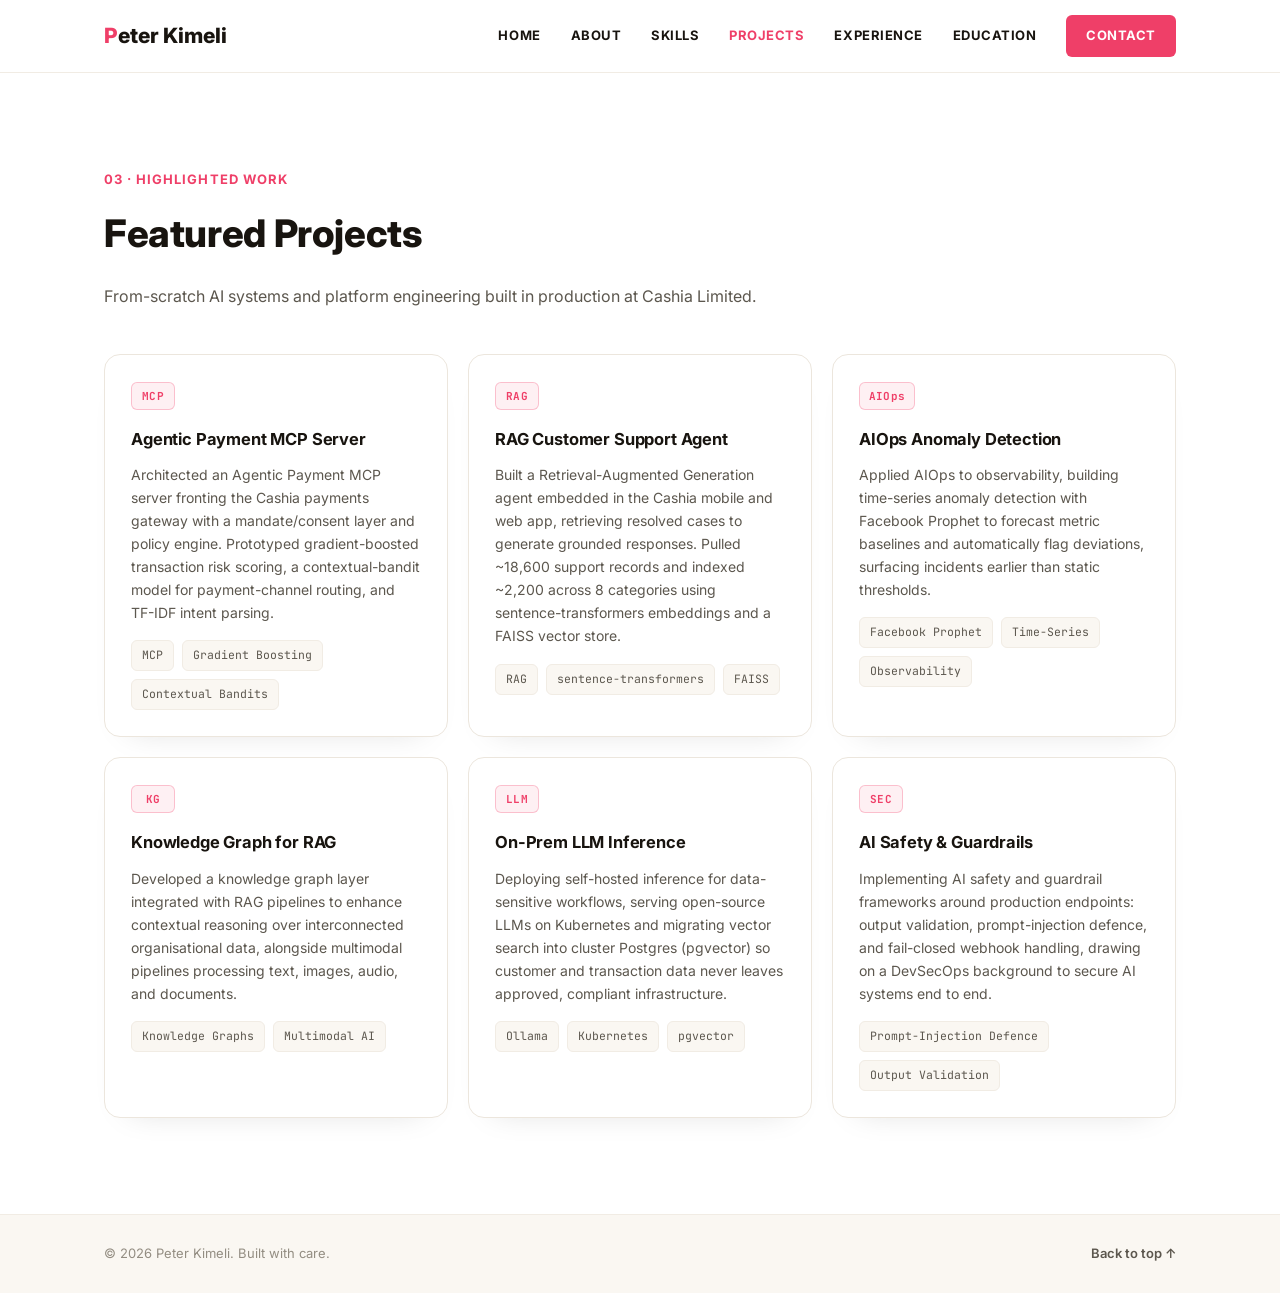
<file: projects.html>
<!DOCTYPE html>
<html lang="en">
<head>
<meta charset="UTF-8">
<meta name="viewport" content="width=device-width, initial-scale=1.0">
<title>Projects · Peter Kimeli</title>
<meta name="description" content="Featured from-scratch AI systems and platform engineering projects built in production at Cashia Limited.">
<link rel="icon" href="data:image/svg+xml,<svg xmlns=%22http://www.w3.org/2000/svg%22 viewBox=%220 0 100 100%22><rect width=%22100%22 height=%22100%22 rx=%2222%22 fill=%22%23ffffff%22/><text x=%2250%22 y=%2260%22 font-family=%22Arial,sans-serif%22 font-weight=%22800%22 font-size=%2244%22 fill=%22%23ef3f68%22 text-anchor=%22middle%22>PK</text></svg>">
<link rel="preconnect" href="https://fonts.googleapis.com">
<link rel="preconnect" href="https://fonts.gstatic.com" crossorigin>
<link href="https://fonts.googleapis.com/css2?family=Inter:wght@400;500;600;700;800&family=JetBrains+Mono:wght@400;500;600&display=swap" rel="stylesheet">
<link rel="stylesheet" href="css/style.css">
</head>
<body>

<a class="skip-link" href="#main">Skip to content</a>
<header class="site-header" id="top">
  <div class="container header-inner">
    <a href="index.html" class="brand"><span class="brand-name">Peter Kimeli</span></a>
    <nav class="nav" id="nav">
      <a href="index.html">Home</a>
      <a href="about.html">About</a>
      <a href="skills.html">Skills</a>
      <a href="projects.html" class="is-active">Projects</a>
      <a href="experience.html">Experience</a>
      <a href="education.html">Education</a>
      <a href="contact.html" class="nav-cta">Contact</a>
    </nav>
    <button class="nav-toggle" id="navToggle" aria-label="Toggle navigation" aria-expanded="false">
      <span></span><span></span><span></span>
    </button>
  </div>
</header>

<main id="main">

  <!-- PROJECTS -->
  <section id="projects" class="section page-section">
    <div class="container">
      <p class="section-label">03 · Highlighted Work</p>
      <h2 class="section-title">Featured Projects</h2>
      <p class="section-lead">From-scratch AI systems and platform engineering built in production at Cashia Limited.</p>

      <div class="project-grid">

        <article class="project-card">
          <span class="project-badge">MCP</span>
          <h3>Agentic Payment MCP Server</h3>
          <p>Architected an Agentic Payment MCP server fronting the Cashia payments gateway with a mandate/consent layer
             and policy engine. Prototyped gradient-boosted transaction risk scoring, a contextual-bandit model for
             payment-channel routing, and TF-IDF intent parsing.</p>
          <div class="tags"><span>MCP</span><span>Gradient Boosting</span><span>Contextual Bandits</span></div>
        </article>

        <article class="project-card">
          <span class="project-badge">RAG</span>
          <h3>RAG Customer Support Agent</h3>
          <p>Built a Retrieval-Augmented Generation agent embedded in the Cashia mobile and web app, retrieving resolved
             cases to generate grounded responses. Pulled ~18,600 support records and indexed ~2,200 across 8 categories
             using sentence-transformers embeddings and a FAISS vector store.</p>
          <div class="tags"><span>RAG</span><span>sentence-transformers</span><span>FAISS</span></div>
        </article>

        <article class="project-card">
          <span class="project-badge">AIOps</span>
          <h3>AIOps Anomaly Detection</h3>
          <p>Applied AIOps to observability, building time-series anomaly detection with Facebook Prophet to forecast
             metric baselines and automatically flag deviations, surfacing incidents earlier than static thresholds.</p>
          <div class="tags"><span>Facebook Prophet</span><span>Time-Series</span><span>Observability</span></div>
        </article>

        <article class="project-card">
          <span class="project-badge">KG</span>
          <h3>Knowledge Graph for RAG</h3>
          <p>Developed a knowledge graph layer integrated with RAG pipelines to enhance contextual reasoning over
             interconnected organisational data, alongside multimodal pipelines processing text, images, audio, and documents.</p>
          <div class="tags"><span>Knowledge Graphs</span><span>Multimodal AI</span></div>
        </article>

        <article class="project-card">
          <span class="project-badge">LLM</span>
          <h3>On-Prem LLM Inference</h3>
          <p>Deploying self-hosted inference for data-sensitive workflows, serving open-source LLMs on Kubernetes and
             migrating vector search into cluster Postgres (pgvector) so customer and transaction data never leaves
             approved, compliant infrastructure.</p>
          <div class="tags"><span>Ollama</span><span>Kubernetes</span><span>pgvector</span></div>
        </article>

        <article class="project-card">
          <span class="project-badge">SEC</span>
          <h3>AI Safety &amp; Guardrails</h3>
          <p>Implementing AI safety and guardrail frameworks around production endpoints: output validation,
             prompt-injection defence, and fail-closed webhook handling, drawing on a DevSecOps background to secure
             AI systems end to end.</p>
          <div class="tags"><span>Prompt-Injection Defence</span><span>Output Validation</span></div>
        </article>

      </div>
    </div>
  </section>
</main>

<footer class="site-footer">
  <div class="container footer-inner">
    <p>© <span id="year"></span> Peter Kimeli. Built with care.</p>
    <a href="#top" class="back-to-top">Back to top ↑</a>
  </div>
</footer>

<script src="js/script.js"></script>
</body>
</html>
</file>
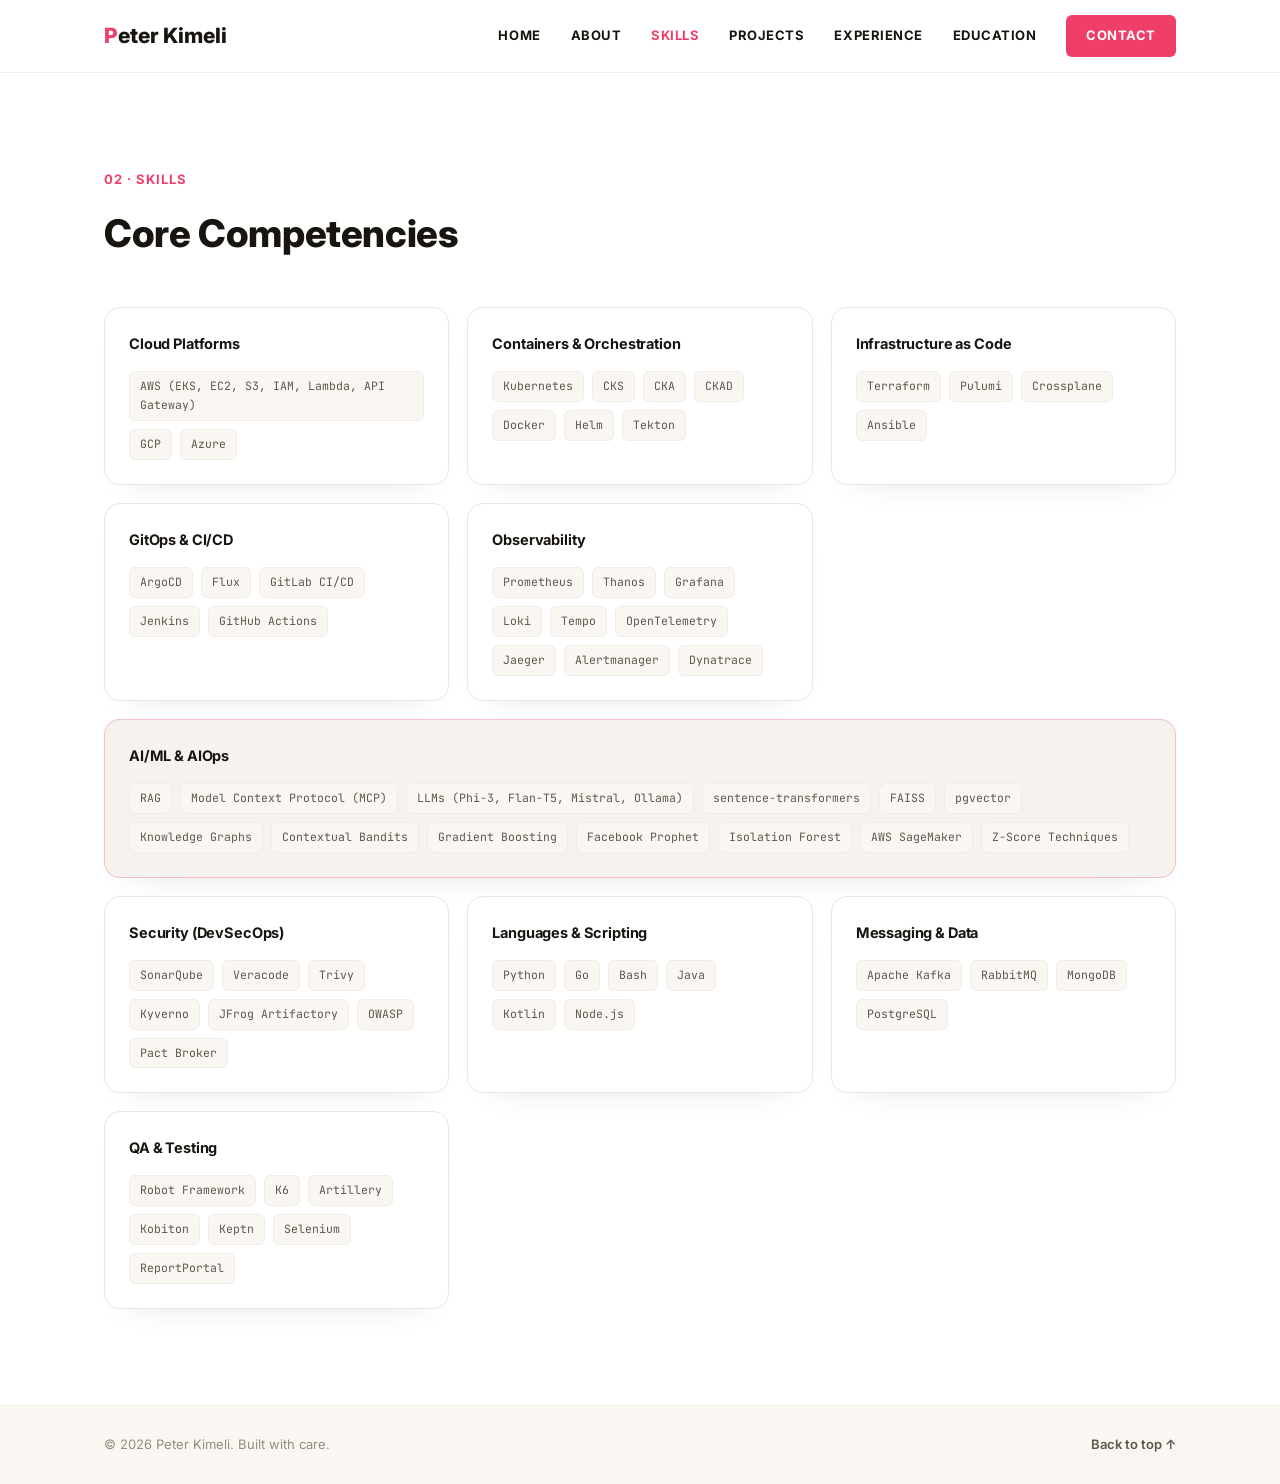
<file: skills.html>
<!DOCTYPE html>
<html lang="en">
<head>
<meta charset="UTF-8">
<meta name="viewport" content="width=device-width, initial-scale=1.0">
<title>Skills · Peter Kimeli</title>
<meta name="description" content="Core technical competencies: Kubernetes, Terraform, observability, DevSecOps, and AI/ML systems.">
<link rel="icon" href="data:image/svg+xml,<svg xmlns=%22http://www.w3.org/2000/svg%22 viewBox=%220 0 100 100%22><rect width=%22100%22 height=%22100%22 rx=%2222%22 fill=%22%23ffffff%22/><text x=%2250%22 y=%2260%22 font-family=%22Arial,sans-serif%22 font-weight=%22800%22 font-size=%2244%22 fill=%22%23ef3f68%22 text-anchor=%22middle%22>PK</text></svg>">
<link rel="preconnect" href="https://fonts.googleapis.com">
<link rel="preconnect" href="https://fonts.gstatic.com" crossorigin>
<link href="https://fonts.googleapis.com/css2?family=Inter:wght@400;500;600;700;800&family=JetBrains+Mono:wght@400;500;600&display=swap" rel="stylesheet">
<link rel="stylesheet" href="css/style.css">
</head>
<body>

<a class="skip-link" href="#main">Skip to content</a>
<header class="site-header" id="top">
  <div class="container header-inner">
    <a href="index.html" class="brand"><span class="brand-name">Peter Kimeli</span></a>
    <nav class="nav" id="nav">
      <a href="index.html">Home</a>
      <a href="about.html">About</a>
      <a href="skills.html" class="is-active">Skills</a>
      <a href="projects.html">Projects</a>
      <a href="experience.html">Experience</a>
      <a href="education.html">Education</a>
      <a href="contact.html" class="nav-cta">Contact</a>
    </nav>
    <button class="nav-toggle" id="navToggle" aria-label="Toggle navigation" aria-expanded="false">
      <span></span><span></span><span></span>
    </button>
  </div>
</header>

<main id="main">

  <!-- SKILLS -->
  <section id="skills" class="section page-section">
    <div class="container">
      <p class="section-label">02 · Skills</p>
      <h2 class="section-title">Core Competencies</h2>
      <div class="skills-grid">

        <div class="skill-card">
          <h3>Cloud Platforms</h3>
          <div class="tags">
            <span>AWS (EKS, EC2, S3, IAM, Lambda, API Gateway)</span><span>GCP</span><span>Azure</span>
          </div>
        </div>

        <div class="skill-card">
          <h3>Containers &amp; Orchestration</h3>
          <div class="tags">
            <span>Kubernetes</span><span>CKS</span><span>CKA</span><span>CKAD</span><span>Docker</span><span>Helm</span><span>Tekton</span>
          </div>
        </div>

        <div class="skill-card">
          <h3>Infrastructure as Code</h3>
          <div class="tags">
            <span>Terraform</span><span>Pulumi</span><span>Crossplane</span><span>Ansible</span>
          </div>
        </div>

        <div class="skill-card">
          <h3>GitOps &amp; CI/CD</h3>
          <div class="tags">
            <span>ArgoCD</span><span>Flux</span><span>GitLab CI/CD</span><span>Jenkins</span><span>GitHub Actions</span>
          </div>
        </div>

        <div class="skill-card">
          <h3>Observability</h3>
          <div class="tags">
            <span>Prometheus</span><span>Thanos</span><span>Grafana</span><span>Loki</span><span>Tempo</span><span>OpenTelemetry</span><span>Jaeger</span><span>Alertmanager</span><span>Dynatrace</span>
          </div>
        </div>

        <div class="skill-card skill-card-featured">
          <h3>AI/ML &amp; AIOps</h3>
          <div class="tags">
            <span>RAG</span><span>Model Context Protocol (MCP)</span><span>LLMs (Phi-3, Flan-T5, Mistral, Ollama)</span><span>sentence-transformers</span><span>FAISS</span><span>pgvector</span><span>Knowledge Graphs</span><span>Contextual Bandits</span><span>Gradient Boosting</span><span>Facebook Prophet</span><span>Isolation Forest</span><span>AWS SageMaker</span><span>Z-Score Techniques</span>
          </div>
        </div>

        <div class="skill-card">
          <h3>Security (DevSecOps)</h3>
          <div class="tags">
            <span>SonarQube</span><span>Veracode</span><span>Trivy</span><span>Kyverno</span><span>JFrog Artifactory</span><span>OWASP</span><span>Pact Broker</span>
          </div>
        </div>

        <div class="skill-card">
          <h3>Languages &amp; Scripting</h3>
          <div class="tags">
            <span>Python</span><span>Go</span><span>Bash</span><span>Java</span><span>Kotlin</span><span>Node.js</span>
          </div>
        </div>

        <div class="skill-card">
          <h3>Messaging &amp; Data</h3>
          <div class="tags">
            <span>Apache Kafka</span><span>RabbitMQ</span><span>MongoDB</span><span>PostgreSQL</span>
          </div>
        </div>

        <div class="skill-card">
          <h3>QA &amp; Testing</h3>
          <div class="tags">
            <span>Robot Framework</span><span>K6</span><span>Artillery</span><span>Kobiton</span><span>Keptn</span><span>Selenium</span><span>ReportPortal</span>
          </div>
        </div>

      </div>
    </div>
  </section>
</main>

<footer class="site-footer">
  <div class="container footer-inner">
    <p>© <span id="year"></span> Peter Kimeli. Built with care.</p>
    <a href="#top" class="back-to-top">Back to top ↑</a>
  </div>
</footer>

<script src="js/script.js"></script>
</body>
</html>
</file>
<file: css/style.css>
/* ---------- Tokens ---------- */
:root{
  --bg: #ffffff;
  --bg-alt: #faf7f2;
  --surface: #ffffff;
  --surface-2: #f6f3ee;
  --border: #ece6dd;
  --border-soft: #f1ece4;
  --text: #18140f;
  --text-dim: #5c574e;
  --text-muted: #938d82;
  --accent: #ef3f68;
  --accent-dim: #d22b53;
  --accent-soft: rgba(239, 63, 104, 0.08);
  --accent-border: rgba(239, 63, 104, 0.28);
  --on-accent: #ffffff;
  --radius: 16px;
  --radius-sm: 6px;
  --maxw: 1120px;
  --font-body: 'Inter', system-ui, -apple-system, sans-serif;
  --font-display: 'Inter', system-ui, -apple-system, sans-serif;
  --font-mono: 'JetBrains Mono', 'SFMono-Regular', Menlo, Consolas, monospace;
}

*, *::before, *::after{ box-sizing: border-box; }
html{ scroll-behavior: smooth; height:100%; }

body{
  margin:0;
  min-height:100%;
  display:flex;
  flex-direction:column;
  background: var(--bg);
  color: var(--text);
  font-family: var(--font-body);
  line-height: 1.65;
  -webkit-font-smoothing: antialiased;
}

main{ flex:1 0 auto; }
.site-footer{ flex-shrink:0; }

.container{
  max-width: var(--maxw);
  margin: 0 auto;
  padding: 0 24px;
}

.skip-link{
  position:absolute; left:-999px; top:0;
  background:var(--accent); color:var(--on-accent); padding:10px 16px; border-radius:0 0 8px 0; z-index:200;
}
.skip-link:focus{ left:0; }

.noise-overlay{ display:none; }

a{ color: inherit; text-decoration:none; }
ul{ list-style:none; margin:0; padding:0; }
h1,h2,h3{ margin:0; font-weight:800; letter-spacing:-0.01em; }
p{ margin:0; }
svg{ display:block; }

::selection{ background: var(--accent); color:var(--on-accent); }

/* ---------- Header ---------- */
.site-header{
  position: sticky; top:0; z-index: 100;
  background: rgba(255,255,255,0.92);
  backdrop-filter: blur(10px);
  border-bottom: 1px solid var(--border-soft);
}
.header-inner{
  display:flex; align-items:center; justify-content:space-between;
  height: 72px;
}
.brand{ display:flex; align-items:baseline; gap:2px; font-weight:800; font-size:21px; }
.brand-mark{ color: var(--text); }
.brand-name{ font-size:21px; color:var(--text); font-weight:800; }
.brand-name::first-letter{ color: var(--accent); }

.nav{ display:flex; align-items:center; gap:30px; }
.nav a{ color: var(--text); font-size:13px; font-weight:700; letter-spacing:.04em; text-transform:uppercase; transition: color .2s; }
.nav a:hover{ color: var(--accent); }
.nav a.is-active{ color: var(--accent); }
.nav-cta{
  color: var(--on-accent) !important;
  background: var(--accent);
  padding: 10px 20px;
  border-radius: var(--radius-sm);
  font-weight:700 !important;
}
.nav-cta:hover{ background: var(--accent-dim); color:var(--on-accent) !important; }

.nav-toggle{
  display:none; flex-direction:column; gap:5px; background:none; border:none; cursor:pointer; padding:8px;
}
.nav-toggle span{ width:22px; height:2px; background: var(--text); border-radius:2px; transition: all .2s; }

/* ---------- Icons ---------- */
.icon{ width:16px; height:16px; flex:none; color: var(--accent); }

/* ---------- Buttons ---------- */
.btn{
  display:inline-flex; align-items:center; justify-content:center; gap:8px;
  padding: 15px 28px; border-radius: var(--radius-sm); font-weight:700; font-size:13px;
  letter-spacing:.03em; text-transform:uppercase;
  border: 2px solid transparent; cursor:pointer; transition: transform .15s, box-shadow .15s, background .15s, border-color .15s, color .15s;
}
.btn-primary{
  background: var(--accent);
  color: var(--on-accent);
  box-shadow: 0 14px 28px -12px rgba(239,63,104,0.55);
}
.btn-primary:hover{ background: var(--accent-dim); transform: translateY(-1px); box-shadow: 0 16px 30px -12px rgba(239,63,104,0.6); }
.btn-ghost{
  background: transparent; color: var(--text); border-color: var(--border);
}
.btn-ghost:hover{ border-color: var(--accent); color: var(--accent); }
.btn-lg{ padding:17px 34px; font-size:13.5px; margin-top: 36px; }

/* ---------- Hero ---------- */
.hero{ padding: 88px 0 110px; position:relative; z-index:1; overflow:hidden; }
.hero-grid{
  display:grid; grid-template-columns: 1fr 0.92fr; gap: 64px; align-items:center;
}
.hero-greeting{
  font-size: clamp(20px, 2.4vw, 26px); color: var(--text-dim); font-weight:500; margin-bottom:6px;
}
.hero-copy h1{
  font-size: clamp(46px, 6vw, 68px); line-height:1.02; font-weight:800;
  color: var(--text); margin-bottom:20px;
}
.hero-title{
  display:inline-block;
  font-size: clamp(17px, 2vw, 20px); font-weight:700; color: var(--text);
  padding-bottom:8px; border-bottom: 4px solid var(--accent);
}
.hero-desc{
  margin-top:26px; font-size:16.5px; color: var(--text-dim); max-width: 540px;
}
.hl{ color: var(--text); font-weight:700; }
.hero-actions{ display:flex; gap:14px; margin-top:36px; flex-wrap:wrap; }
.hero-meta{ display:flex; gap:26px; margin-top:38px; flex-wrap:wrap; }
.hero-meta li{ display:flex; align-items:center; gap:8px; font-size:14px; color: var(--text-dim); }
.hero-meta a{ display:flex; align-items:center; gap:8px; }
.hero-meta a:hover{ color: var(--accent); }
.hero-meta a:hover .icon{ color: var(--accent); }

/* Hero photo */
.hero-panel{ display:flex; justify-content:center; position:relative; }
.hero-photo-wrap{ position:relative; width:100%; max-width:420px; }
.hero-photo-wrap::before{
  content:''; position:absolute; top:-24px; right:-24px; bottom:24px; left:24px;
  background: var(--accent); border-radius: 24px; z-index:0;
}
.photo-placeholder{
  position:relative; z-index:1;
  aspect-ratio: 4 / 5; border-radius: 24px; overflow:hidden;
  background: var(--surface-2); border:1px solid var(--border);
  display:flex; align-items:center; justify-content:center;
  box-shadow: 0 30px 60px -28px rgba(24,20,15,0.35);
}
.photo-placeholder img{ width:100%; height:100%; object-fit:cover; display:block; }
.photo-placeholder-icon{ width:34%; height:34%; color: var(--border); }
.photo-placeholder-tag{
  position:absolute; z-index:2; left:16px; bottom:16px;
  font-family: var(--font-mono); font-size:11px; color: var(--text-muted);
  background: rgba(255,255,255,0.9); border:1px solid var(--border);
  padding:5px 11px; border-radius:20px;
}

/* ---------- Sections ---------- */
.section{ padding: 96px 0; position:relative; z-index:1; }
.section-alt{ background: var(--bg-alt); border-top:1px solid var(--border-soft); border-bottom:1px solid var(--border-soft); }
.section-label{
  font-size:13px; font-weight:700; letter-spacing:.08em; text-transform:uppercase;
  color: var(--accent); margin: 0 0 12px;
}
.section-title{ font-weight:800; font-size: clamp(28px, 3.2vw, 38px); margin-bottom: 18px; }
.section-lead{ font-size:16px; color: var(--text-dim); max-width:680px; }

.stat-row{
  display:grid; grid-template-columns: repeat(4, 1fr); gap:18px; margin-top:50px;
}
.stat{
  background: var(--surface); border:1px solid var(--border); border-radius: var(--radius);
  padding: 26px 22px; text-align:center;
  box-shadow: 0 16px 32px -24px rgba(24,20,15,0.18);
}
.stat-num{ display:block; font-size:30px; font-weight:800; color: var(--accent); }
.stat-label{ display:block; font-size:12.5px; color: var(--text-muted); margin-top:8px; }

/* ---------- Skills ---------- */
.skills-grid{
  display:grid; grid-template-columns: repeat(3, 1fr); gap:18px; margin-top:42px;
}
.skill-card{
  background: var(--surface); border:1px solid var(--border); border-radius: var(--radius);
  padding: 24px; transition: transform .2s, box-shadow .2s;
  box-shadow: 0 16px 32px -26px rgba(24,20,15,0.18);
}
.skill-card:hover{ transform: translateY(-3px); box-shadow: 0 20px 36px -22px rgba(24,20,15,0.22); }
.skill-card h3{ font-size:14.5px; margin-bottom:15px; color: var(--text); font-weight:700; }
.skill-card-featured{
  grid-column: span 3;
  background: var(--surface-2);
  border-color: var(--accent-border);
}
.tags{ display:flex; flex-wrap:wrap; gap:8px; }
.tags span{
  font-family: var(--font-mono); font-size:11.5px; color: var(--text-dim);
  background: var(--bg-alt); border:1px solid var(--border-soft);
  padding:5px 10px; border-radius:6px;
}

/* ---------- Projects ---------- */
.project-grid{
  display:grid; grid-template-columns: repeat(3, 1fr); gap:20px; margin-top:44px;
}
.project-card{
  background: var(--surface); border:1px solid var(--border); border-radius: var(--radius);
  padding: 26px; transition: transform .2s, box-shadow .2s;
  box-shadow: 0 16px 32px -26px rgba(24,20,15,0.18);
}
.project-card:hover{ transform: translateY(-4px); box-shadow: 0 20px 38px -22px rgba(24,20,15,0.22); }
.project-badge{
  display:inline-flex; align-items:center; justify-content:center;
  min-width:44px; height:28px; padding:0 9px; margin-bottom:16px;
  font-family: var(--font-mono); font-size:11px; font-weight:700; letter-spacing:.02em;
  color: var(--accent); background: var(--accent-soft); border:1px solid var(--accent-border);
  border-radius: 6px;
}
.project-card h3{ font-size:16.5px; margin-bottom:10px; font-weight:700; }
.project-card p{ font-size:14px; color: var(--text-dim); margin-bottom:16px; }
.project-card .tags span{ background: var(--bg-alt); }

/* ---------- Timeline ---------- */
.timeline{ position:relative; margin-top:48px; padding-left: 28px; border-left: 2px solid var(--border); }
.timeline-item{ position:relative; padding-bottom: 44px; }
.timeline-item:last-child{ padding-bottom:0; }
.timeline-dot{
  position:absolute; left:-35px; top:6px; width:10px; height:10px; border-radius:50%;
  background: var(--accent); box-shadow: 0 0 0 4px var(--bg);
}
.timeline-item-sub .timeline-dot-sub{
  background: var(--text-muted); width:7px; height:7px; left:-33.5px; top:7px;
}
.timeline-item-sub{ padding-left: 20px; opacity:.94; }
.timeline-item-sub .timeline-content{ background: var(--surface-2); }
.timeline-content{
  background: var(--surface); border:1px solid var(--border); border-radius: var(--radius);
  padding:24px 26px;
  box-shadow: 0 16px 32px -26px rgba(24,20,15,0.16);
}
.timeline-head{ display:flex; align-items:baseline; justify-content:space-between; gap:16px; flex-wrap:wrap; }
.timeline-head h3{ font-size:18px; font-weight:700; }
.via{ font-family: var(--font-mono); font-size:11.5px; color: var(--text-muted); font-weight:400; }
.timeline-date{
  font-family: var(--font-mono); font-size:12px; color: var(--accent); white-space:nowrap;
  background: var(--accent-soft); border:1px solid var(--accent-border); padding:3px 10px; border-radius:20px;
}
.timeline-org{ font-size:14px; color: var(--text-muted); margin-top:5px; margin-bottom:16px; }
.timeline-content ul{ display:flex; flex-direction:column; gap:9px; }
.timeline-content li{
  font-size:14.5px; color: var(--text-dim); padding-left:18px; position:relative;
}
.timeline-content li::before{
  content:''; position:absolute; left:0; top:9px; width:5px; height:5px; border-radius:50%; background: var(--accent);
}

/* ---------- Education ---------- */
.edu-grid{ display:grid; grid-template-columns: repeat(2,1fr); gap:20px; margin-top:36px; }
.edu-card{
  background: var(--surface); border:1px solid var(--border); border-radius: var(--radius); padding:26px;
  box-shadow: 0 16px 32px -26px rgba(24,20,15,0.16);
}
.edu-card h3{ font-size:17.5px; font-weight:700; margin-bottom:9px; }
.edu-org{ font-size:14px; color: var(--text-muted); }
.edu-status{
  display:inline-block; margin-top:11px; margin-bottom:14px;
  font-family: var(--font-mono); font-size:11.5px; color: var(--accent);
  background: var(--accent-soft); border:1px solid var(--accent-border);
  padding:3px 10px; border-radius:20px;
}
.edu-desc{ font-size:14px; color: var(--text-dim); }
.edu-desc em{ color: var(--text); font-style:normal; font-weight:600; }

.certs-title{ margin-top:64px; }
.cert-grid{ display:grid; grid-template-columns: repeat(4,1fr); gap:18px; margin-top:36px; }
.cert-card{
  background: var(--surface); border:1px solid var(--border); border-radius: var(--radius);
  padding:24px; text-align:center; transition: transform .2s, box-shadow .2s;
  box-shadow: 0 16px 32px -26px rgba(24,20,15,0.16);
}
.cert-card:hover{ transform: translateY(-3px); box-shadow: 0 20px 36px -22px rgba(24,20,15,0.2); }
.cert-badge{
  display:inline-flex; align-items:center; justify-content:center;
  width:52px; height:52px; border-radius:50%; margin-bottom:14px;
  font-family: var(--font-mono); font-weight:700; font-size:12px;
  background: var(--accent); color: var(--on-accent);
}
.cert-card p{ font-size:12.5px; color: var(--text-dim); }

/* ---------- Contact ---------- */
.section-contact{ text-align:center; }
.contact-inner{ display:flex; flex-direction:column; align-items:center; }
.contact-inner .section-lead{ margin: 0 auto; }
.contact-cards{
  display:grid; grid-template-columns: repeat(3,1fr); gap:18px; margin-top:44px; width:100%; max-width:760px;
}
.contact-card{
  display:flex; flex-direction:column; align-items:center; gap:6px;
  background: var(--surface); border:1px solid var(--border); border-radius: var(--radius);
  padding: 28px 18px; transition: transform .2s, box-shadow .2s;
  box-shadow: 0 16px 32px -26px rgba(24,20,15,0.16);
}
.contact-card:hover{ transform: translateY(-3px); box-shadow: 0 20px 36px -22px rgba(24,20,15,0.2); }
.contact-icon{
  display:inline-flex; align-items:center; justify-content:center;
  width:40px; height:40px; border-radius:50%;
  background: var(--accent); color: var(--on-accent);
  margin-bottom:4px;
}
.contact-icon .icon{ width:17px; height:17px; color:inherit; }
.contact-label{ font-size:11.5px; color: var(--text-muted); text-transform:uppercase; letter-spacing:.06em; margin-top:6px; }
.contact-value{ font-size:14.5px; font-weight:700; word-break:break-word; }

/* ---------- Footer ---------- */
.site-footer{ border-top:1px solid var(--border-soft); padding: 28px 0; background: var(--bg-alt); }
.footer-inner{ display:flex; justify-content:space-between; align-items:center; flex-wrap:wrap; gap:10px; }
.footer-inner p{ font-size:13px; color: var(--text-muted); }
.back-to-top{ font-size:13px; color: var(--text-dim); font-weight:600; }
.back-to-top:hover{ color: var(--accent); }

/* ---------- Reveal animation ---------- */
.reveal{ opacity:0; transform: translateY(14px); transition: opacity .6s ease, transform .6s ease; }
.reveal.is-visible{ opacity:1; transform: translateY(0); }

/* ---------- Responsive ---------- */
@media (max-width: 900px){
  .hero-grid{ grid-template-columns: 1fr; }
  .hero-panel{ order:-1; margin-bottom:12px; }
  .hero-photo-wrap{ max-width:340px; }
  .skills-grid{ grid-template-columns: repeat(2,1fr); }
  .skill-card-featured{ grid-column: span 2; }
  .project-grid{ grid-template-columns: repeat(2,1fr); }
  .stat-row{ grid-template-columns: repeat(2,1fr); }
  .edu-grid{ grid-template-columns: 1fr; }
  .cert-grid{ grid-template-columns: repeat(2,1fr); }
  .contact-cards{ grid-template-columns: 1fr; }
}

@media (max-width: 720px){
  .nav{
    position:absolute; top:72px; left:0; right:0;
    background: var(--bg); border-bottom:1px solid var(--border-soft);
    flex-direction:column; align-items:flex-start; gap:0;
    max-height:0; overflow:hidden; transition: max-height .25s ease;
  }
  .nav.is-open{ max-height:340px; }
  .nav a{ width:100%; padding:16px 24px; border-bottom:1px solid var(--border-soft); }
  .nav-cta{ margin:14px 24px; width:calc(100% - 48px); text-align:center; }
  .nav-toggle{ display:flex; }
  .skills-grid{ grid-template-columns: 1fr; }
  .skill-card-featured{ grid-column: span 1; }
  .project-grid{ grid-template-columns: 1fr; }
  .stat-row{ grid-template-columns: repeat(2,1fr); }
  .cert-grid{ grid-template-columns: repeat(2,1fr); }
  .timeline{ padding-left:22px; }
  .timeline-dot{ left:-29px; }
  .timeline-item-sub .timeline-dot-sub{ left:-27.5px; }
}
</file>
